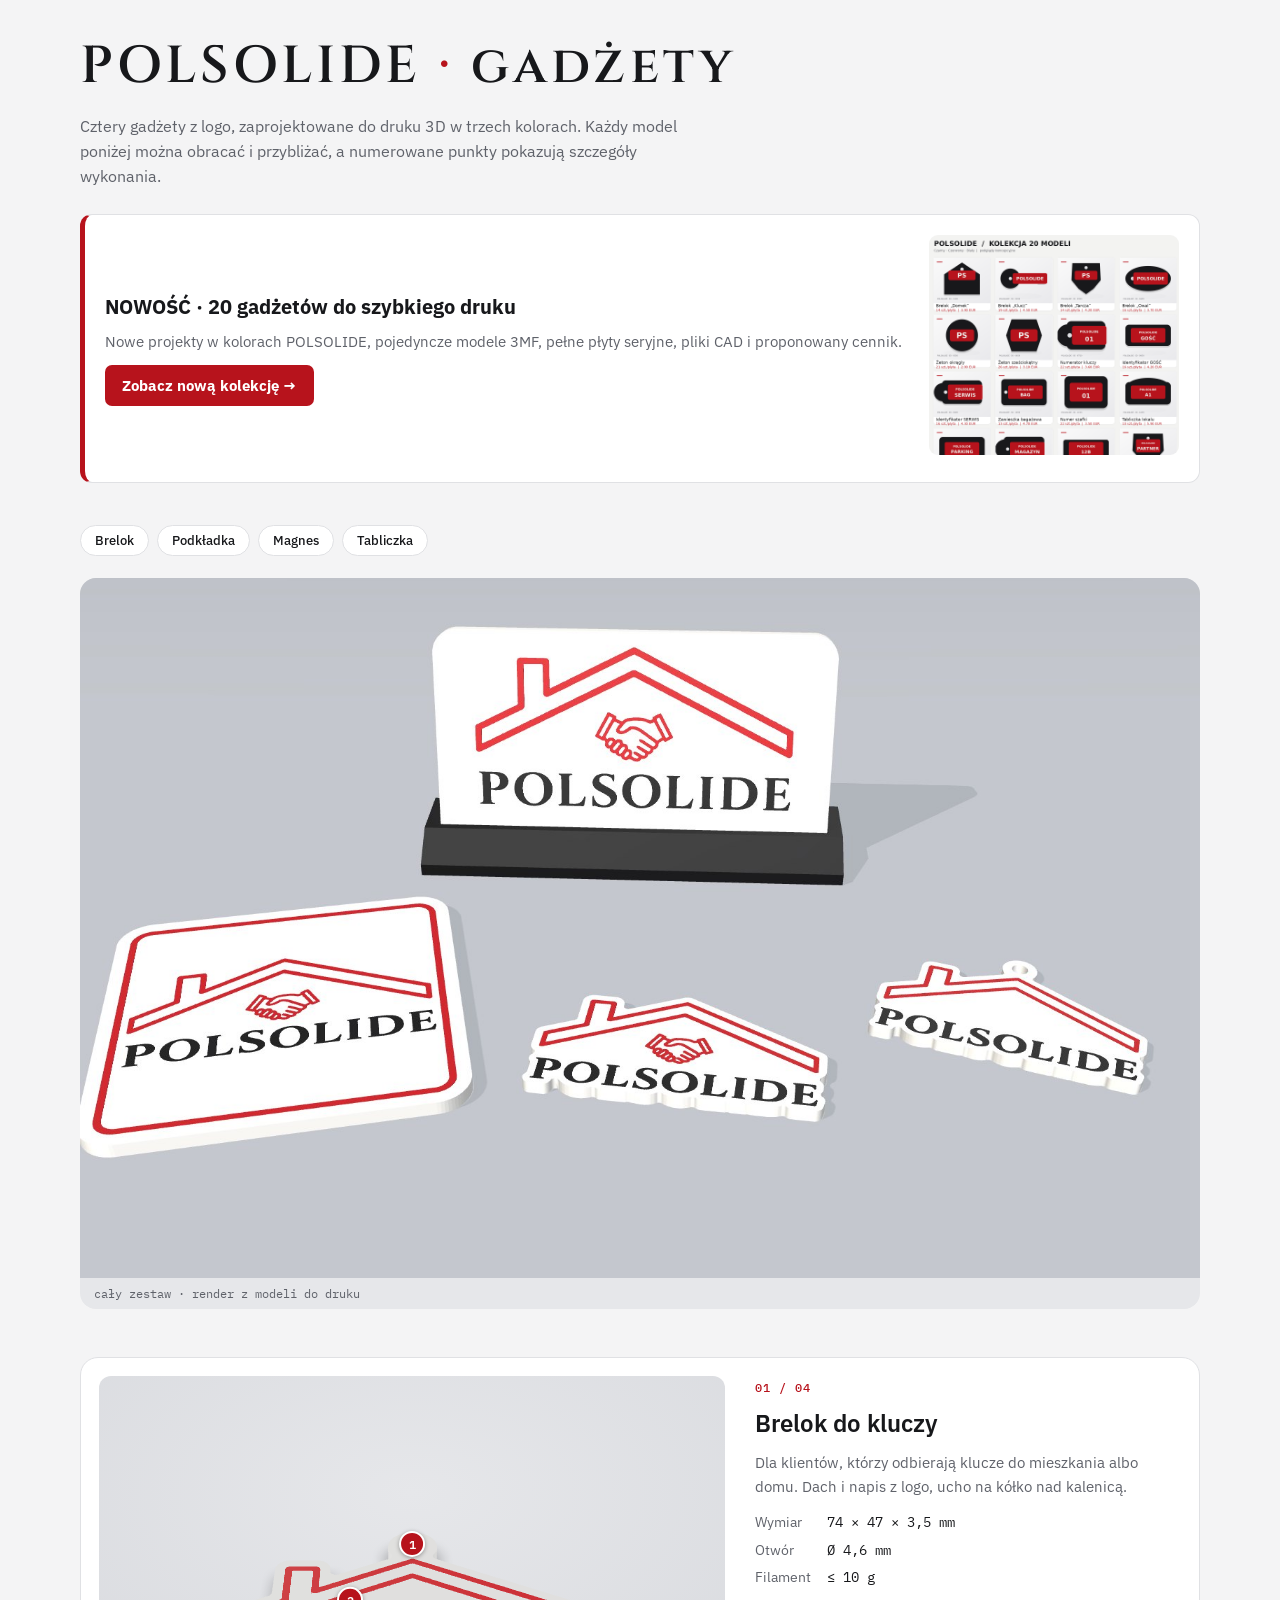
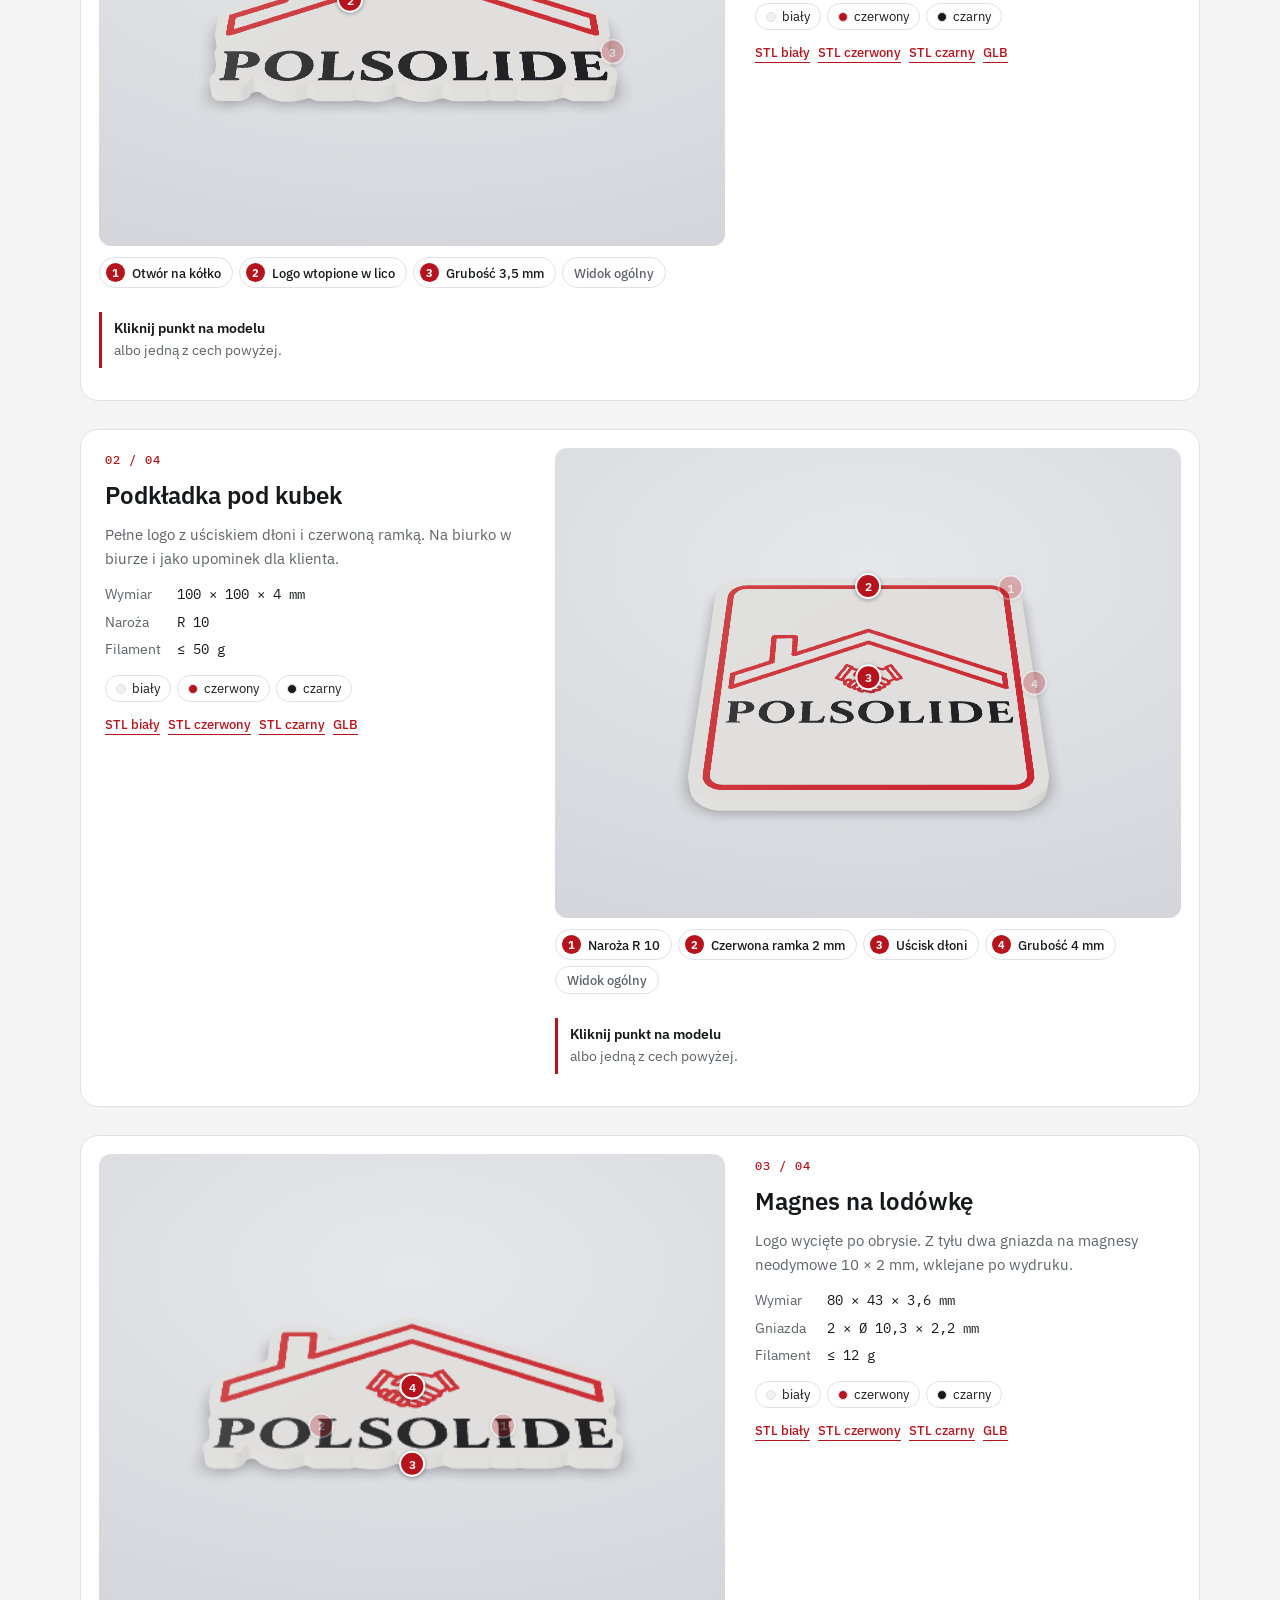
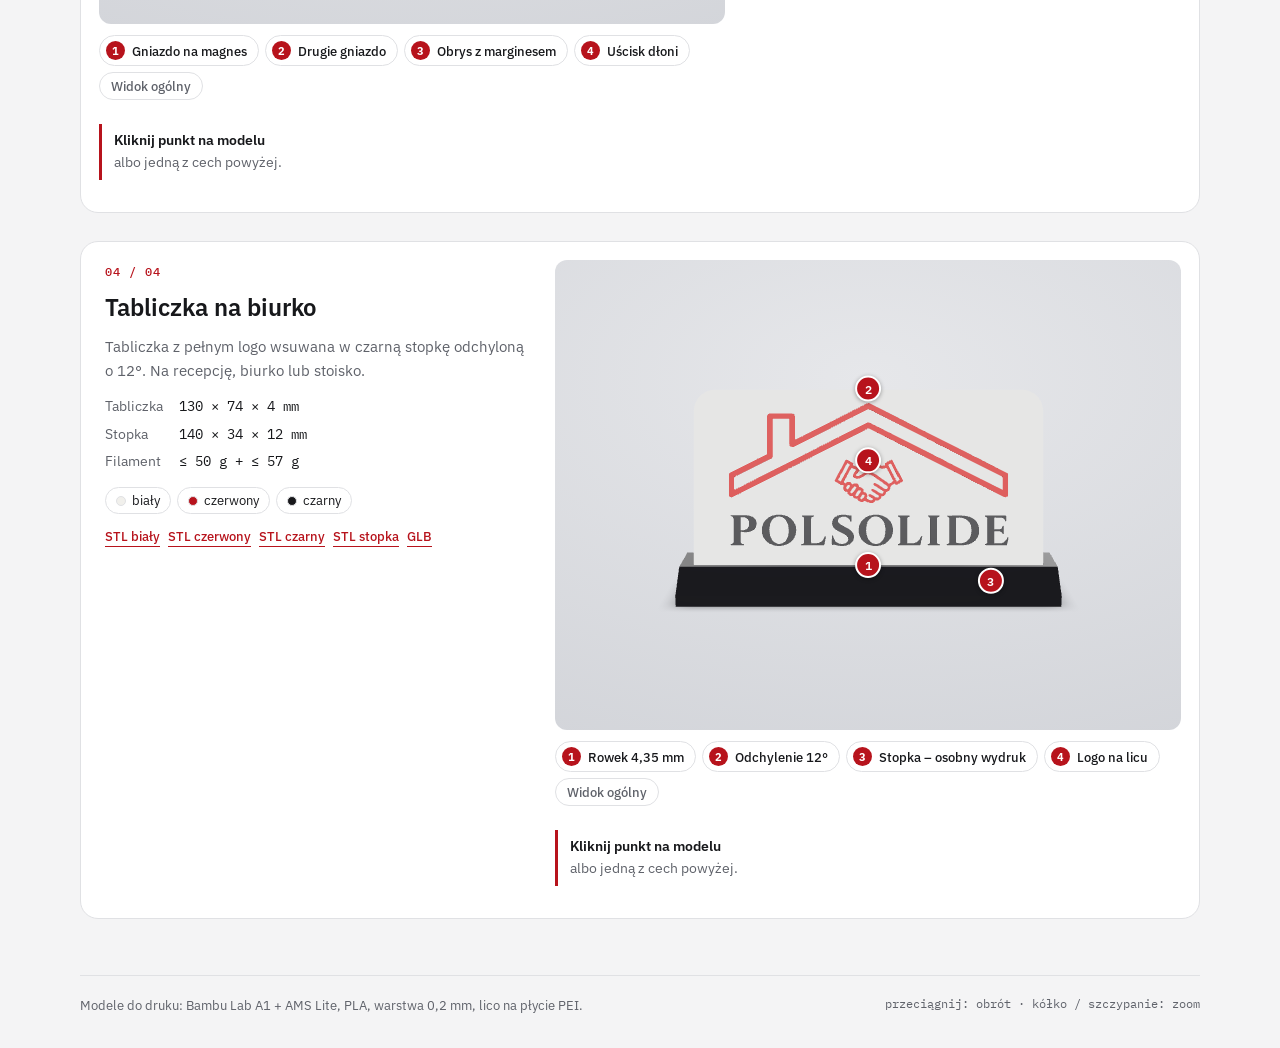
<file: index.html>
<!doctype html>
<html lang="pl">
<head>
<meta charset="utf-8">
<meta name="viewport" content="width=device-width, initial-scale=1, viewport-fit=cover">
<title>Gadżety POLSOLIDE</title>
<meta name="description" content="Gadżety z logo POLSOLIDE w 3D: brelok, podkładka, magnes i tabliczka na biurko – modele do druku 3D.">
<link rel="preconnect" href="https://fonts.googleapis.com">
<link rel="preconnect" href="https://fonts.gstatic.com" crossorigin>
<link rel="stylesheet" href="https://fonts.googleapis.com/css2?family=Cinzel:wght@600&family=IBM+Plex+Sans:wght@400;500;600&family=IBM+Plex+Mono:wght@400;500&display=swap">
<script type="module" src="lib/model-viewer.min.js"></script>
<style>
/* Układ: nagłówek z renderem całego zestawu, potem gadżety jeden pod drugim – model 3D obok opisu */
:root{
  --bg:#f4f4f5; --panel:#ffffff; --ink:#17181b; --muted:#5f626a; --line:#e0e1e4;
  --brand:#b7131c; --stage:#e6e7ea; --stage-2:#d2d4d9;
  --f-display:"Cinzel","Trajan Pro",Georgia,serif;
  --f-body:"IBM Plex Sans",system-ui,-apple-system,"Segoe UI",sans-serif;
  --f-mono:"IBM Plex Mono",ui-monospace,Consolas,monospace;
  color-scheme:light;
}
@media (prefers-color-scheme:dark){:root{
  --bg:#131417; --panel:#1b1c20; --ink:#ececee; --muted:#9b9ea6; --line:#2d2f35;
  --brand:#e2434c; --stage:#23252a; --stage-2:#1a1b1f; color-scheme:dark}}
*{box-sizing:border-box}
html{scroll-behavior:smooth}
@media (prefers-reduced-motion:reduce){html{scroll-behavior:auto}}
body{margin:0;background:var(--bg);color:var(--ink);font:15px/1.55 var(--f-body);
  padding-left:max(16px,env(safe-area-inset-left,0px));padding-right:max(16px,env(safe-area-inset-right,0px))}
.wrap{max-width:1120px;margin:0 auto}
header{padding-block:40px 24px;display:grid;gap:22px}
.brand{font-family:var(--f-display);font-weight:600;letter-spacing:.08em;font-size:clamp(30px,5vw,52px);line-height:1;margin:0}
.brand span{color:var(--brand)}
.lead{margin:0;max-width:64ch;color:var(--muted);font-size:16px}
nav{display:flex;flex-wrap:wrap;gap:8px}
nav a{font:500 13px var(--f-body);color:var(--ink);text-decoration:none;border:1px solid var(--line);background:var(--panel);border-radius:999px;padding:6px 14px}
nav a:hover,nav a:focus-visible{border-color:var(--brand);color:var(--brand);outline:none}
.hero{margin:0;border-radius:16px;overflow:hidden;background:var(--stage)}
.hero img{display:block;width:100%;height:auto}
.hero figcaption{font:12px var(--f-mono);color:var(--muted);padding:8px 14px}
main{display:flex;flex-direction:column;gap:28px;padding-block:24px 56px}
.item{display:grid;grid-template-columns:minmax(0,1.45fr) minmax(0,1fr);gap:24px;align-items:center;
  background:var(--panel);border:1px solid var(--line);border-radius:18px;padding:18px;scroll-margin-top:16px}
.item:nth-child(even){grid-template-columns:minmax(0,1fr) minmax(0,1.45fr)}
.item:nth-child(even) .view{order:2}
@media (max-width:820px){.item,.item:nth-child(even){grid-template-columns:minmax(0,1fr)}.item:nth-child(even) .view{order:0}}
model-viewer{display:block;width:100%;height:auto;aspect-ratio:4/3;max-width:100%;border-radius:12px;
  background:radial-gradient(120% 90% at 50% 25%,var(--stage),var(--stage-2));
  --poster-color:transparent;--progress-bar-color:var(--brand)}
.text{display:flex;flex-direction:column;gap:14px;min-width:0;padding:4px 6px}
.no{font:500 12px var(--f-mono);color:var(--brand);letter-spacing:.08em}
h2{margin:0;font-size:24px;font-weight:600;line-height:1.2;text-wrap:balance}
.text p{margin:0;color:var(--muted)}
dl{display:grid;grid-template-columns:auto 1fr;gap:6px 16px;margin:0;font-size:14px}
dt{color:var(--muted)}
dd{margin:0;font-family:var(--f-mono);font-variant-numeric:tabular-nums}
.chips{display:flex;gap:6px;flex-wrap:wrap}
.chip{display:inline-flex;align-items:center;gap:6px;font-size:12.5px;border:1px solid var(--line);border-radius:999px;padding:3px 10px}
.chip i{width:10px;height:10px;border-radius:50%;border:1px solid var(--line)}
.dl{display:flex;flex-wrap:wrap;gap:8px}
.dl a{font:500 13px var(--f-body);color:var(--brand);text-decoration:none;border-bottom:1px solid currentColor;padding-bottom:1px}
.dl a:focus-visible{outline:2px solid var(--brand);outline-offset:3px}
.hint{font:12px var(--f-mono);color:var(--muted)}
footer{border-top:1px solid var(--line);padding-block:20px 32px;color:var(--muted);font-size:13px;display:flex;flex-wrap:wrap;gap:8px 24px;justify-content:space-between}

/* makieta: hotspoty */
.item{align-items:start}
.hs{all:unset;box-sizing:border-box;width:26px;height:26px;border-radius:50%;background:var(--brand);color:#fff;
  border:2px solid #fff;box-shadow:0 1px 4px rgba(0,0,0,.35);display:grid;place-items:center;cursor:pointer;
  font:600 12px var(--f-body);position:relative;transition:opacity .2s,transform .2s}
.hs:not([data-visible]){opacity:.28}
.hs:hover,.hs:focus-visible,.hs.on{transform:scale(1.15)}
.hs:focus-visible{outline:2px solid var(--ink);outline-offset:2px}
.hs .lbl{position:absolute;left:32px;top:50%;transform:translateY(-50%);white-space:nowrap;background:var(--panel);color:var(--ink);
  border:1px solid var(--line);border-radius:8px;padding:3px 9px;font:500 12px var(--f-body);box-shadow:0 2px 8px rgba(0,0,0,.12);
  opacity:0;pointer-events:none;transition:opacity .15s}
.hs.on .lbl,.hs:hover .lbl{opacity:1}
.feat{display:flex;flex-direction:column;gap:10px;margin-top:12px}
.feat-list{display:flex;flex-wrap:wrap;gap:6px}
.feat-list button{font:500 12.5px var(--f-body);color:var(--ink);background:var(--panel);border:1px solid var(--line);border-radius:999px;
  padding:5px 11px 5px 6px;cursor:pointer;display:inline-flex;align-items:center;gap:7px}
.feat-list button b{width:19px;height:19px;border-radius:50%;background:var(--brand);color:#fff;display:grid;place-items:center;font-size:11px}
.feat-list button[aria-pressed="true"]{border-color:var(--brand);color:var(--brand)}
.feat-list button.reset{padding-left:11px;color:var(--muted)}
.feat-list button:focus-visible{outline:2px solid var(--brand);outline-offset:2px}
.feat-box{border-left:3px solid var(--brand);padding:6px 12px;min-height:3.2em;font-size:14px}
.feat-box b{display:block;font-weight:600}
.feat-box span{color:var(--muted)}
</style>
</head>
<body>
<div class="wrap">
  <header>
    <h1 class="brand">POLSOLIDE <span>·</span> gadżety</h1>
    <p class="lead">Cztery gadżety z logo, zaprojektowane do druku 3D w trzech kolorach. Każdy model poniżej można obracać i przybliżać, a numerowane punkty pokazują szczegóły wykonania.</p>
    <section aria-label="Nowa kolekcja 20 gadżetów" style="display:flex;align-items:center;gap:20px;flex-wrap:wrap;background:var(--panel);border:1px solid var(--line);border-left:5px solid var(--brand);border-radius:12px;padding:20px;margin:4px 0 20px">
      <div style="flex:1;min-width:240px">
        <strong style="font-size:20px">NOWOŚĆ · 20 gadżetów do szybkiego druku</strong>
        <p style="color:var(--muted);margin:8px 0 12px">Nowe projekty w kolorach POLSOLIDE, pojedyncze modele 3MF, pełne płyty seryjne, pliki CAD i proponowany cennik.</p>
        <a href="kolekcja-20-serie8h/" style="display:inline-block;background:var(--brand);color:#fff;text-decoration:none;padding:9px 17px;border-radius:7px;font-weight:700">Zobacz nową kolekcję →</a>
      </div>
      <a href="kolekcja-20-serie8h/" style="display:block;flex:0 1 250px"><img src="kolekcja-20-serie8h/KATALOG_20_PODGLAD.png" loading="lazy" width="250" alt="Podgląd 20 nowych modeli POLSOLIDE" style="width:100%;height:auto;max-height:220px;object-fit:cover;object-position:top;border-radius:9px"></a>
    </section>
    <nav aria-label="Gadżety">
      <a href="#brelok">Brelok</a><a href="#podkladka">Podkładka</a><a href="#magnes">Magnes</a><a href="#tabliczka">Tabliczka</a>
    </nav>
    <figure class="hero">
      <img src="img/hero.jpg" width="1600" height="1000" alt="Cały zestaw: tabliczka w stopce, podkładka, magnes i brelok z logo POLSOLIDE">
      <figcaption>cały zestaw · render z modeli do druku</figcaption>
    </figure>
  </header>

  <main>
    <section class="item" id="brelok">
      <div class="view">
        <model-viewer src="models/brelok.glb" alt="Brelok do kluczy z logo POLSOLIDE w 3D"
          camera-controls auto-rotate auto-rotate-delay="0" rotation-per-second="18deg" touch-action="pan-y"
          camera-orbit="0deg 50deg auto" shadow-intensity="1" shadow-softness="0.8" exposure="1" tone-mapping="neutral" environment-image="neutral" field-of-view="22deg" loading="lazy" interpolation-decay="120" min-camera-orbit="auto auto 40mm" max-camera-orbit="auto 165deg auto">
          <button class="hs" slot="hotspot-1" data-i="0" data-visibility-attribute="visible" data-position="0.00000m 0.00390m -0.01875m" data-normal="0.0000 1.0000 0.0000" data-target="0.00000m 0.00350m -0.01875m" data-orbit="0deg 25deg 192mm" aria-label="1. Otwór na kółko">1<span class="lbl">Otwór na kółko</span></button>
          <button class="hs" slot="hotspot-2" data-i="1" data-visibility-attribute="visible" data-position="-0.01200m 0.00390m -0.00079m" data-normal="0.0000 1.0000 0.0000" data-target="-0.01200m 0.00350m -0.00079m" data-orbit="-20deg 40deg 176mm" aria-label="2. Logo wtopione w lico">2<span class="lbl">Logo wtopione w lico</span></button>
          <button class="hs" slot="hotspot-3" data-i="2" data-visibility-attribute="visible" data-position="0.03740m 0.00175m 0.01181m" data-normal="1.0000 0.0000 0.0000" data-target="0.03700m 0.00175m 0.01181m" data-orbit="80deg 80deg 176mm" aria-label="3. Grubość 3,5 mm">3<span class="lbl">Grubość 3,5 mm</span></button>
        </model-viewer>
        <div class="feat" data-texts='[{&quot;t&quot;: &quot;Otwór na kółko&quot;, &quot;d&quot;: &quot;Ø 4,6 mm – na kółko 25 mm albo karabińczyk.&quot;}, {&quot;t&quot;: &quot;Logo wtopione w lico&quot;, &quot;d&quot;: &quot;Dach i napis są wtopione na 0,6 mm (3 warstwy). Lico drukuje się na płycie PEI, więc jest płaskie i nie da się go zdrapać.&quot;}, {&quot;t&quot;: &quot;Grubość 3,5 mm&quot;, &quot;d&quot;: &quot;Sztywny, a nadal lekki brelok – ok. 10 g.&quot;}]'>
          <div class="feat-list"><button type="button" data-i="0" aria-pressed="false"><b>1</b>Otwór na kółko</button><button type="button" data-i="1" aria-pressed="false"><b>2</b>Logo wtopione w lico</button><button type="button" data-i="2" aria-pressed="false"><b>3</b>Grubość 3,5 mm</button><button type="button" class="reset">Widok ogólny</button></div>
          <p class="feat-box" aria-live="polite"><b>Kliknij punkt na modelu</b><span>albo jedną z cech powyżej.</span></p>
        </div>
      </div>
      <div class="text">
        <span class="no">01 / 04</span>
        <h2>Brelok do kluczy</h2>
        <p>Dla klientów, którzy odbierają klucze do mieszkania albo domu. Dach i napis z logo, ucho na kółko nad kalenicą.</p>
        <dl><dt>Wymiar</dt><dd>74 × 47 × 3,5 mm</dd><dt>Otwór</dt><dd>Ø 4,6 mm</dd><dt>Filament</dt><dd>≤ 10 g</dd></dl>
        <div class="chips"><span class="chip"><i style="background:#f1f0ec"></i>biały</span><span class="chip"><i style="background:#b7131c"></i>czerwony</span><span class="chip"><i style="background:#18181b"></i>czarny</span></div>
        <div class="dl"><a href="stl/01_brelok_bialy.stl">STL biały</a><a href="stl/01_brelok_czerwony.stl">STL czerwony</a><a href="stl/01_brelok_czarny.stl">STL czarny</a><a href="models/brelok.glb">GLB</a></div>
      </div>
    </section>

    <section class="item" id="podkladka">
      <div class="view">
        <model-viewer src="models/podkladka.glb" alt="Podkładka pod kubek z logo POLSOLIDE w 3D"
          camera-controls auto-rotate auto-rotate-delay="0" rotation-per-second="18deg" touch-action="pan-y"
          camera-orbit="0deg 48deg auto" shadow-intensity="1" shadow-softness="0.8" exposure="1" tone-mapping="neutral" environment-image="neutral" field-of-view="22deg" loading="lazy" interpolation-decay="120" min-camera-orbit="auto auto 40mm" max-camera-orbit="auto 165deg auto">
          <button class="hs" slot="hotspot-1" data-i="0" data-visibility-attribute="visible" data-position="0.04735m 0.00200m -0.04735m" data-normal="0.7071 0.0000 -0.7071" data-target="0.04707m 0.00200m -0.04707m" data-orbit="45deg 75deg 240mm" aria-label="1. Naroża R 10">1<span class="lbl">Naroża R 10</span></button>
          <button class="hs" slot="hotspot-2" data-i="1" data-visibility-attribute="visible" data-position="0.00000m 0.00440m -0.04500m" data-normal="0.0000 1.0000 0.0000" data-target="0.00000m 0.00400m -0.04500m" data-orbit="0deg 35deg 240mm" aria-label="2. Czerwona ramka 2 mm">2<span class="lbl">Czerwona ramka 2 mm</span></button>
          <button class="hs" slot="hotspot-3" data-i="2" data-visibility-attribute="visible" data-position="0.00008m 0.00440m 0.00013m" data-normal="0.0000 1.0000 0.0000" data-target="0.00008m 0.00400m 0.00013m" data-orbit="0deg 20deg 144mm" aria-label="3. Uścisk dłoni">3<span class="lbl">Uścisk dłoni</span></button>
          <button class="hs" slot="hotspot-4" data-i="3" data-visibility-attribute="visible" data-position="0.05040m 0.00200m 0.00000m" data-normal="1.0000 0.0000 0.0000" data-target="0.05000m 0.00200m 0.00000m" data-orbit="90deg 80deg 256mm" aria-label="4. Grubość 4 mm">4<span class="lbl">Grubość 4 mm</span></button>
        </model-viewer>
        <div class="feat" data-texts='[{&quot;t&quot;: &quot;Naroża R 10&quot;, &quot;d&quot;: &quot;Zaokrąglone naroża – podkładka nie ma ostrych rogów i nie zahacza o rękaw.&quot;}, {&quot;t&quot;: &quot;Czerwona ramka 2 mm&quot;, &quot;d&quot;: &quot;Ramka 4 mm od krawędzi, w kolorze dachu z logo.&quot;}, {&quot;t&quot;: &quot;Uścisk dłoni&quot;, &quot;d&quot;: &quot;Detal z logo. Cienkie linie pogrubione do 0,85 mm, żeby dysza 0,4 mm je wydrukowała.&quot;}, {&quot;t&quot;: &quot;Grubość 4 mm&quot;, &quot;d&quot;: &quot;Na spód można nakleić filcowe kropki albo korek.&quot;}]'>
          <div class="feat-list"><button type="button" data-i="0" aria-pressed="false"><b>1</b>Naroża R 10</button><button type="button" data-i="1" aria-pressed="false"><b>2</b>Czerwona ramka 2 mm</button><button type="button" data-i="2" aria-pressed="false"><b>3</b>Uścisk dłoni</button><button type="button" data-i="3" aria-pressed="false"><b>4</b>Grubość 4 mm</button><button type="button" class="reset">Widok ogólny</button></div>
          <p class="feat-box" aria-live="polite"><b>Kliknij punkt na modelu</b><span>albo jedną z cech powyżej.</span></p>
        </div>
      </div>
      <div class="text">
        <span class="no">02 / 04</span>
        <h2>Podkładka pod kubek</h2>
        <p>Pełne logo z uściskiem dłoni i czerwoną ramką. Na biurko w biurze i jako upominek dla klienta.</p>
        <dl><dt>Wymiar</dt><dd>100 × 100 × 4 mm</dd><dt>Naroża</dt><dd>R 10</dd><dt>Filament</dt><dd>≤ 50 g</dd></dl>
        <div class="chips"><span class="chip"><i style="background:#f1f0ec"></i>biały</span><span class="chip"><i style="background:#b7131c"></i>czerwony</span><span class="chip"><i style="background:#18181b"></i>czarny</span></div>
        <div class="dl"><a href="stl/02_podkladka_bialy.stl">STL biały</a><a href="stl/02_podkladka_czerwony.stl">STL czerwony</a><a href="stl/02_podkladka_czarny.stl">STL czarny</a><a href="models/podkladka.glb">GLB</a></div>
      </div>
    </section>

    <section class="item" id="magnes">
      <div class="view">
        <model-viewer src="models/magnes.glb" alt="Magnes na lodówkę z logo POLSOLIDE w 3D"
          camera-controls auto-rotate auto-rotate-delay="0" rotation-per-second="18deg" touch-action="pan-y"
          camera-orbit="0deg 50deg auto" shadow-intensity="1" shadow-softness="0.8" exposure="1" tone-mapping="neutral" environment-image="neutral" field-of-view="22deg" loading="lazy" interpolation-decay="120" min-camera-orbit="auto auto 40mm" max-camera-orbit="auto 165deg auto">
          <button class="hs" slot="hotspot-1" data-i="0" data-visibility-attribute="visible" data-position="0.01800m -0.00040m 0.00865m" data-normal="0.0000 -1.0000 0.0000" data-target="0.01800m -0.00000m 0.00865m" data-orbit="180deg 150deg 208mm" aria-label="1. Gniazdo na magnes">1<span class="lbl">Gniazdo na magnes</span></button>
          <button class="hs" slot="hotspot-2" data-i="1" data-visibility-attribute="visible" data-position="-0.01800m -0.00040m 0.00865m" data-normal="0.0000 -1.0000 0.0000" data-target="-0.01800m -0.00000m 0.00865m" data-orbit="180deg 150deg 208mm" aria-label="2. Drugie gniazdo">2<span class="lbl">Drugie gniazdo</span></button>
          <button class="hs" slot="hotspot-3" data-i="2" data-visibility-attribute="visible" data-position="0.00000m 0.00180m 0.02198m" data-normal="0.0000 0.0000 1.0000" data-target="0.00000m 0.00180m 0.02158m" data-orbit="0deg 80deg 208mm" aria-label="3. Obrys z marginesem">3<span class="lbl">Obrys z marginesem</span></button>
          <button class="hs" slot="hotspot-4" data-i="3" data-visibility-attribute="visible" data-position="0.00007m 0.00400m 0.00192m" data-normal="0.0000 1.0000 0.0000" data-target="0.00007m 0.00360m 0.00192m" data-orbit="0deg 25deg 144mm" aria-label="4. Uścisk dłoni">4<span class="lbl">Uścisk dłoni</span></button>
        </model-viewer>
        <div class="feat" data-texts='[{&quot;t&quot;: &quot;Gniazdo na magnes&quot;, &quot;d&quot;: &quot;Ø 10,3 × 2,2 mm z tyłu, na magnes neodymowy 10 × 2 mm wklejany kroplą kleju CA.&quot;}, {&quot;t&quot;: &quot;Drugie gniazdo&quot;, &quot;d&quot;: &quot;Oba magnesy wklej tą samą stroną, inaczej magnes będzie się obracał na lodówce.&quot;}, {&quot;t&quot;: &quot;Obrys z marginesem&quot;, &quot;d&quot;: &quot;Kształt wycięty po obrysie logo z marginesem ok. 2 mm – bez cienkich, łamliwych wypustek.&quot;}, {&quot;t&quot;: &quot;Uścisk dłoni&quot;, &quot;d&quot;: &quot;Detal z logo w kolorze dachu.&quot;}]'>
          <div class="feat-list"><button type="button" data-i="0" aria-pressed="false"><b>1</b>Gniazdo na magnes</button><button type="button" data-i="1" aria-pressed="false"><b>2</b>Drugie gniazdo</button><button type="button" data-i="2" aria-pressed="false"><b>3</b>Obrys z marginesem</button><button type="button" data-i="3" aria-pressed="false"><b>4</b>Uścisk dłoni</button><button type="button" class="reset">Widok ogólny</button></div>
          <p class="feat-box" aria-live="polite"><b>Kliknij punkt na modelu</b><span>albo jedną z cech powyżej.</span></p>
        </div>
      </div>
      <div class="text">
        <span class="no">03 / 04</span>
        <h2>Magnes na lodówkę</h2>
        <p>Logo wycięte po obrysie. Z tyłu dwa gniazda na magnesy neodymowe 10 × 2 mm, wklejane po wydruku.</p>
        <dl><dt>Wymiar</dt><dd>80 × 43 × 3,6 mm</dd><dt>Gniazda</dt><dd>2 × Ø 10,3 × 2,2 mm</dd><dt>Filament</dt><dd>≤ 12 g</dd></dl>
        <div class="chips"><span class="chip"><i style="background:#f1f0ec"></i>biały</span><span class="chip"><i style="background:#b7131c"></i>czerwony</span><span class="chip"><i style="background:#18181b"></i>czarny</span></div>
        <div class="dl"><a href="stl/03_magnes_bialy.stl">STL biały</a><a href="stl/03_magnes_czerwony.stl">STL czerwony</a><a href="stl/03_magnes_czarny.stl">STL czarny</a><a href="models/magnes.glb">GLB</a></div>
      </div>
    </section>

    <section class="item" id="tabliczka">
      <div class="view">
        <model-viewer src="models/tabliczka.glb" alt="Tabliczka na biurko z logo POLSOLIDE w czarnej stopce w 3D"
          camera-controls auto-rotate auto-rotate-delay="0" rotation-per-second="18deg" touch-action="pan-y"
          camera-orbit="0deg 78deg auto" shadow-intensity="1" shadow-softness="0.8" exposure="1" tone-mapping="neutral" environment-image="neutral" field-of-view="22deg" loading="lazy" interpolation-decay="120" min-camera-orbit="auto auto 40mm" max-camera-orbit="auto 165deg auto">
          <button class="hs" slot="hotspot-1" data-i="0" data-visibility-attribute="visible" data-position="0.00000m 0.01208m 0.00418m" data-normal="0.0000 0.2079 0.9781" data-target="0.00000m 0.01200m 0.00379m" data-orbit="20deg 70deg 224mm" aria-label="1. Rowek 4,35 mm">1<span class="lbl">Rowek 4,35 mm</span></button>
          <button class="hs" slot="hotspot-2" data-i="1" data-visibility-attribute="visible" data-position="0.00000m 0.07619m -0.01016m" data-normal="0.0000 0.9800 0.2000" data-target="0.00000m 0.07580m -0.01024m" data-orbit="90deg 85deg 416mm" aria-label="2. Odchylenie 12°">2<span class="lbl">Odchylenie 12°</span></button>
          <button class="hs" slot="hotspot-3" data-i="2" data-visibility-attribute="visible" data-position="0.04500m 0.00824m 0.01182m" data-normal="0.0000 0.5880 0.8090" data-target="0.04500m 0.00800m 0.01150m" data-orbit="25deg 75deg 320mm" aria-label="3. Stopka – osobny wydruk">3<span class="lbl">Stopka – osobny wydruk</span></button>
          <button class="hs" slot="hotspot-4" data-i="3" data-visibility-attribute="visible" data-position="0.00000m 0.05008m -0.00440m" data-normal="0.0000 0.2079 0.9781" data-target="0.00000m 0.05000m -0.00479m" data-orbit="0deg 80deg 352mm" aria-label="4. Logo na licu">4<span class="lbl">Logo na licu</span></button>
        </model-viewer>
        <div class="feat" data-texts='[{&quot;t&quot;: &quot;Rowek 4,35 mm&quot;, &quot;d&quot;: &quot;Tabliczka 4 mm wchodzi w rowek na 9 mm z luzem 0,35 mm – trzyma się bez kleju.&quot;}, {&quot;t&quot;: &quot;Odchylenie 12°&quot;, &quot;d&quot;: &quot;Tabliczka stoi lekko odchylona do tyłu, więc logo dobrze widać z krzesła.&quot;}, {&quot;t&quot;: &quot;Stopka – osobny wydruk&quot;, &quot;d&quot;: &quot;140 × 34 × 12 mm, jednym kolorem bez AMS. Ścięty przód, żeby stopka nie wyglądała jak cegła.&quot;}, {&quot;t&quot;: &quot;Logo na licu&quot;, &quot;d&quot;: &quot;Pełne logo, przesunięte wyżej, żeby rowek stopki nie zasłaniał napisu.&quot;}]'>
          <div class="feat-list"><button type="button" data-i="0" aria-pressed="false"><b>1</b>Rowek 4,35 mm</button><button type="button" data-i="1" aria-pressed="false"><b>2</b>Odchylenie 12°</button><button type="button" data-i="2" aria-pressed="false"><b>3</b>Stopka – osobny wydruk</button><button type="button" data-i="3" aria-pressed="false"><b>4</b>Logo na licu</button><button type="button" class="reset">Widok ogólny</button></div>
          <p class="feat-box" aria-live="polite"><b>Kliknij punkt na modelu</b><span>albo jedną z cech powyżej.</span></p>
        </div>
      </div>
      <div class="text">
        <span class="no">04 / 04</span>
        <h2>Tabliczka na biurko</h2>
        <p>Tabliczka z pełnym logo wsuwana w czarną stopkę odchyloną o 12°. Na recepcję, biurko lub stoisko.</p>
        <dl><dt>Tabliczka</dt><dd>130 × 74 × 4 mm</dd><dt>Stopka</dt><dd>140 × 34 × 12 mm</dd><dt>Filament</dt><dd>≤ 50 g + ≤ 57 g</dd></dl>
        <div class="chips"><span class="chip"><i style="background:#f1f0ec"></i>biały</span><span class="chip"><i style="background:#b7131c"></i>czerwony</span><span class="chip"><i style="background:#18181b"></i>czarny</span></div>
        <div class="dl"><a href="stl/04_tabliczka_bialy.stl">STL biały</a><a href="stl/04_tabliczka_czerwony.stl">STL czerwony</a><a href="stl/04_tabliczka_czarny.stl">STL czarny</a><a href="stl/04_tabliczka_stopka_czarny.stl">STL stopka</a><a href="models/tabliczka.glb">GLB</a></div>
      </div>
    </section>
  </main>

  <footer>
    <span>Modele do druku: Bambu Lab A1 + AMS Lite, PLA, warstwa 0,2 mm, lico na płycie PEI.</span>
    <span class="hint">przeciągnij: obrót · kółko / szczypanie: zoom</span>
  </footer>
</div>

<script>
document.querySelectorAll(".view").forEach(view => {
  const mv = view.querySelector("model-viewer");
  const feat = view.querySelector(".feat");
  if (!mv || !feat) return;
  const texts = JSON.parse(feat.dataset.texts);
  const box = feat.querySelector(".feat-box");
  const hs = [...mv.querySelectorAll(".hs")];
  const fb = [...feat.querySelectorAll(".feat-list button[data-i]")];
  const home = { orbit: mv.getAttribute("camera-orbit"), shadow: mv.getAttribute("shadow-intensity") };
  function select(i) {
    const h = hs[i];
    mv.autoRotate = false;
    mv.cameraTarget = h.dataset.target;
    mv.cameraOrbit = h.dataset.orbit;
    const fromBelow = parseFloat(h.dataset.normal.split(" ")[1]) < -0.5;
    mv.shadowIntensity = fromBelow ? 0 : home.shadow;
    hs.forEach((x, j) => x.classList.toggle("on", j === i));
    fb.forEach((x, j) => x.setAttribute("aria-pressed", String(j === i)));
    box.innerHTML = "";
    const b = document.createElement("b"); b.textContent = (i + 1) + ". " + texts[i].t;
    const sp = document.createElement("span"); sp.textContent = texts[i].d;
    box.append(b, sp);
  }
  function reset() {
    mv.cameraTarget = "auto auto auto";
    mv.cameraOrbit = home.orbit;
    mv.shadowIntensity = home.shadow;
    mv.autoRotate = !matchMedia("(prefers-reduced-motion: reduce)").matches;
    hs.forEach(x => x.classList.remove("on"));
    fb.forEach(x => x.setAttribute("aria-pressed", "false"));
    box.innerHTML = "<b>Kliknij punkt na modelu</b><span>albo jedną z cech powyżej.</span>";
  }
  hs.forEach((h, i) => h.addEventListener("click", e => { e.stopPropagation(); select(i); }));
  fb.forEach((b, i) => b.addEventListener("click", () => select(i)));
  feat.querySelector(".reset").addEventListener("click", reset);
  if (matchMedia("(prefers-reduced-motion: reduce)").matches) mv.autoRotate = false;
});
</script>
</body>
</html>
</file>
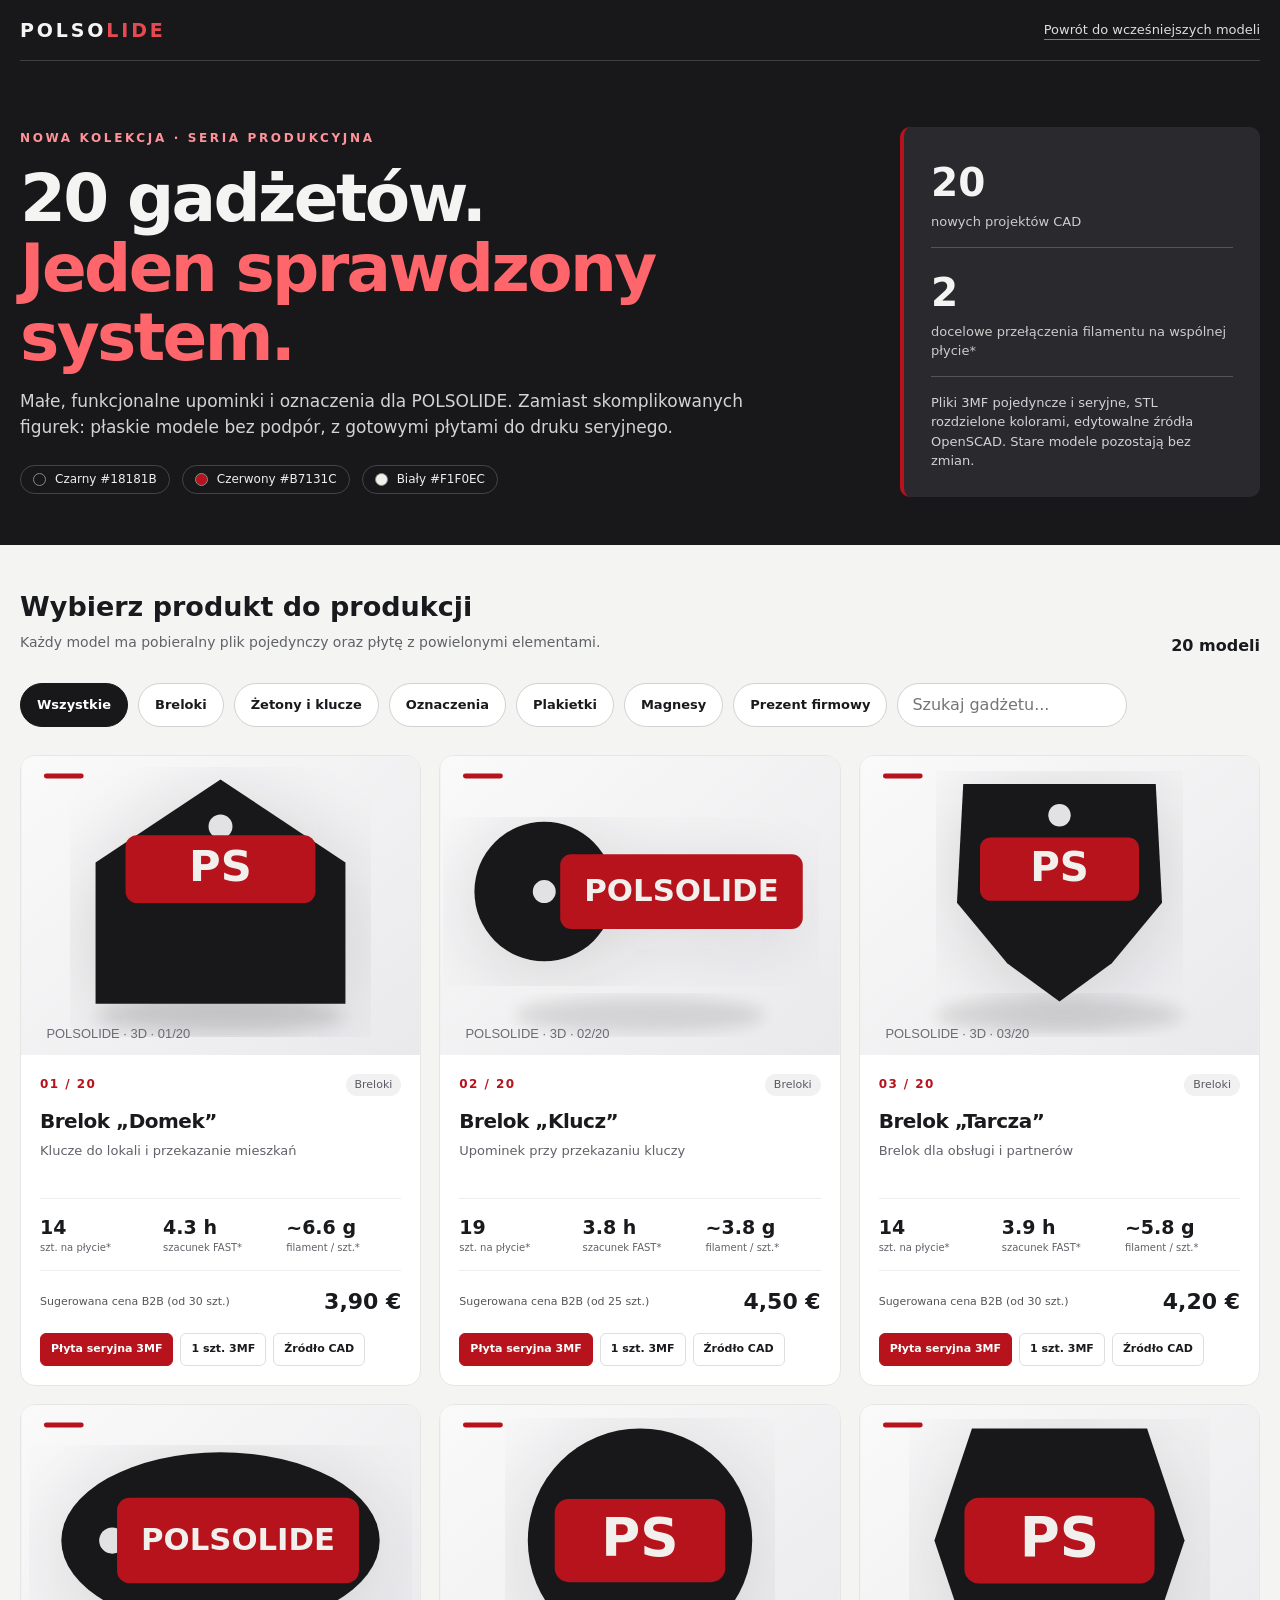
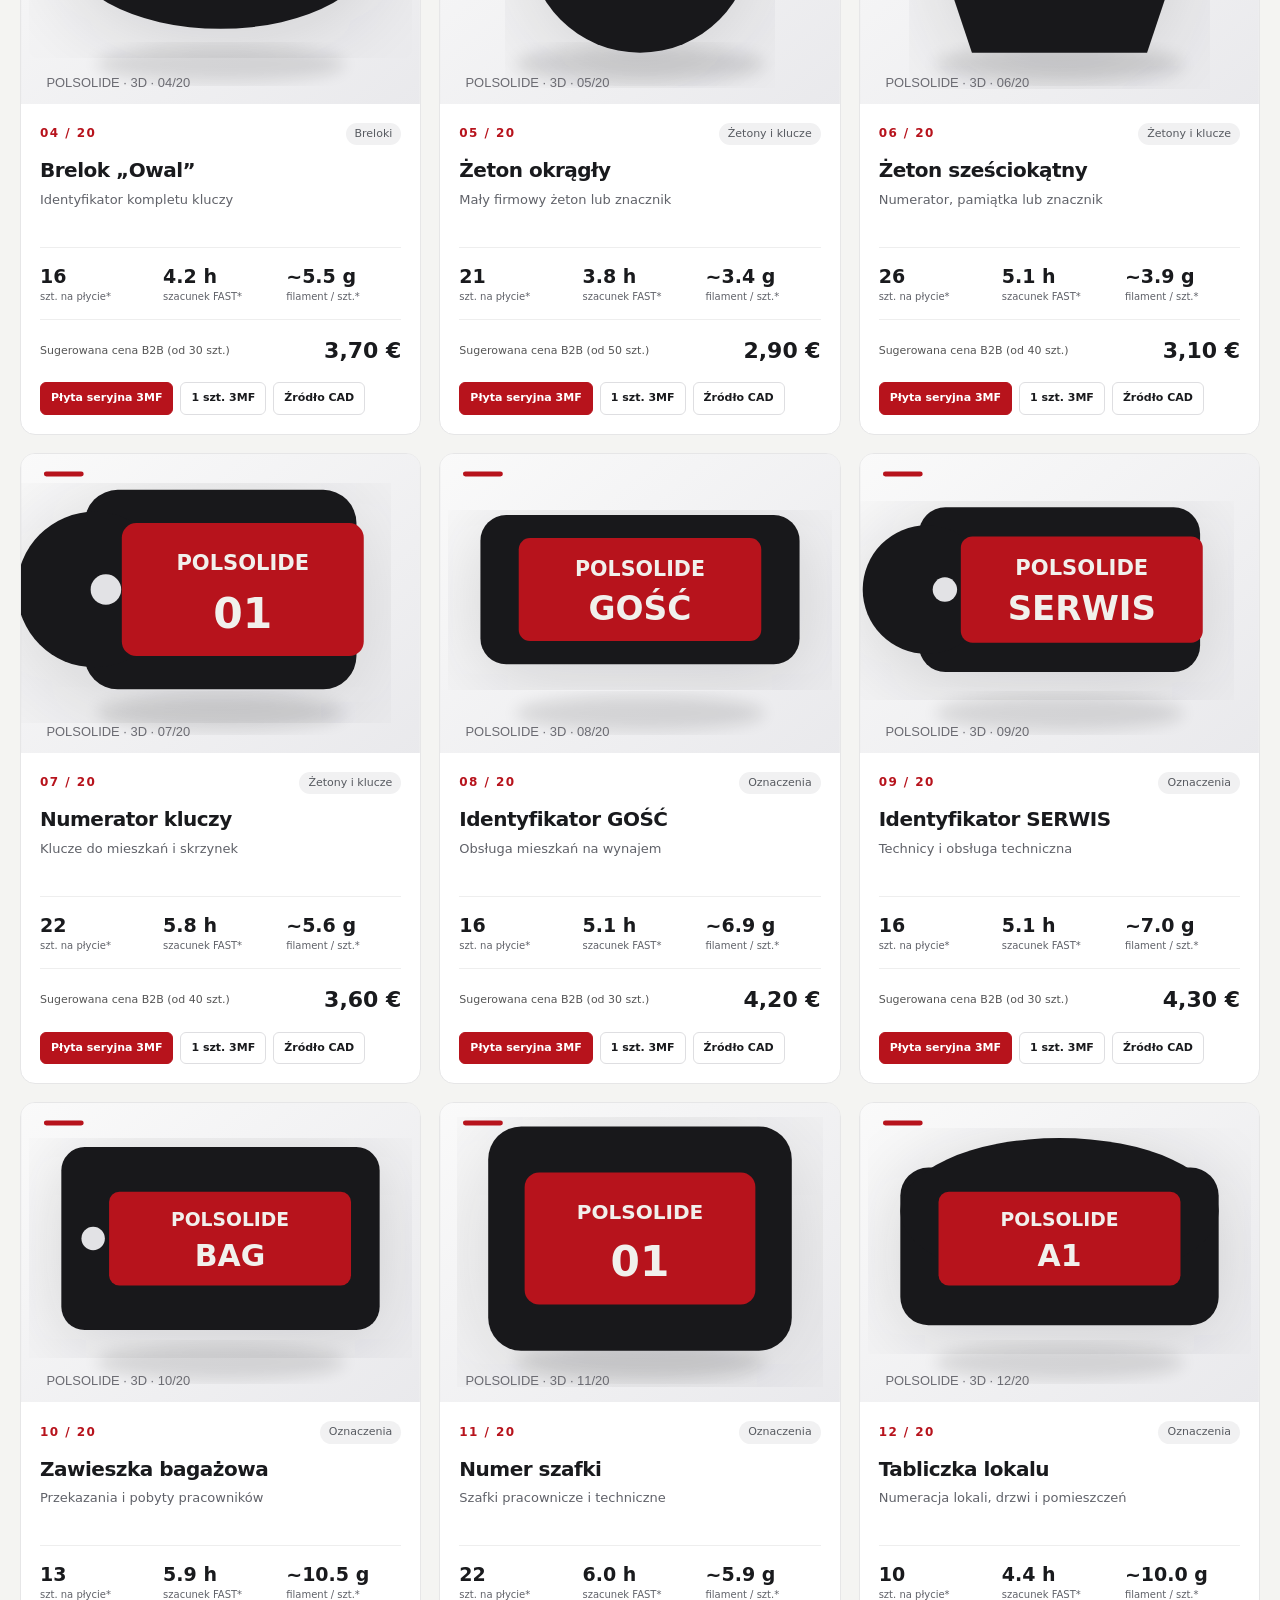
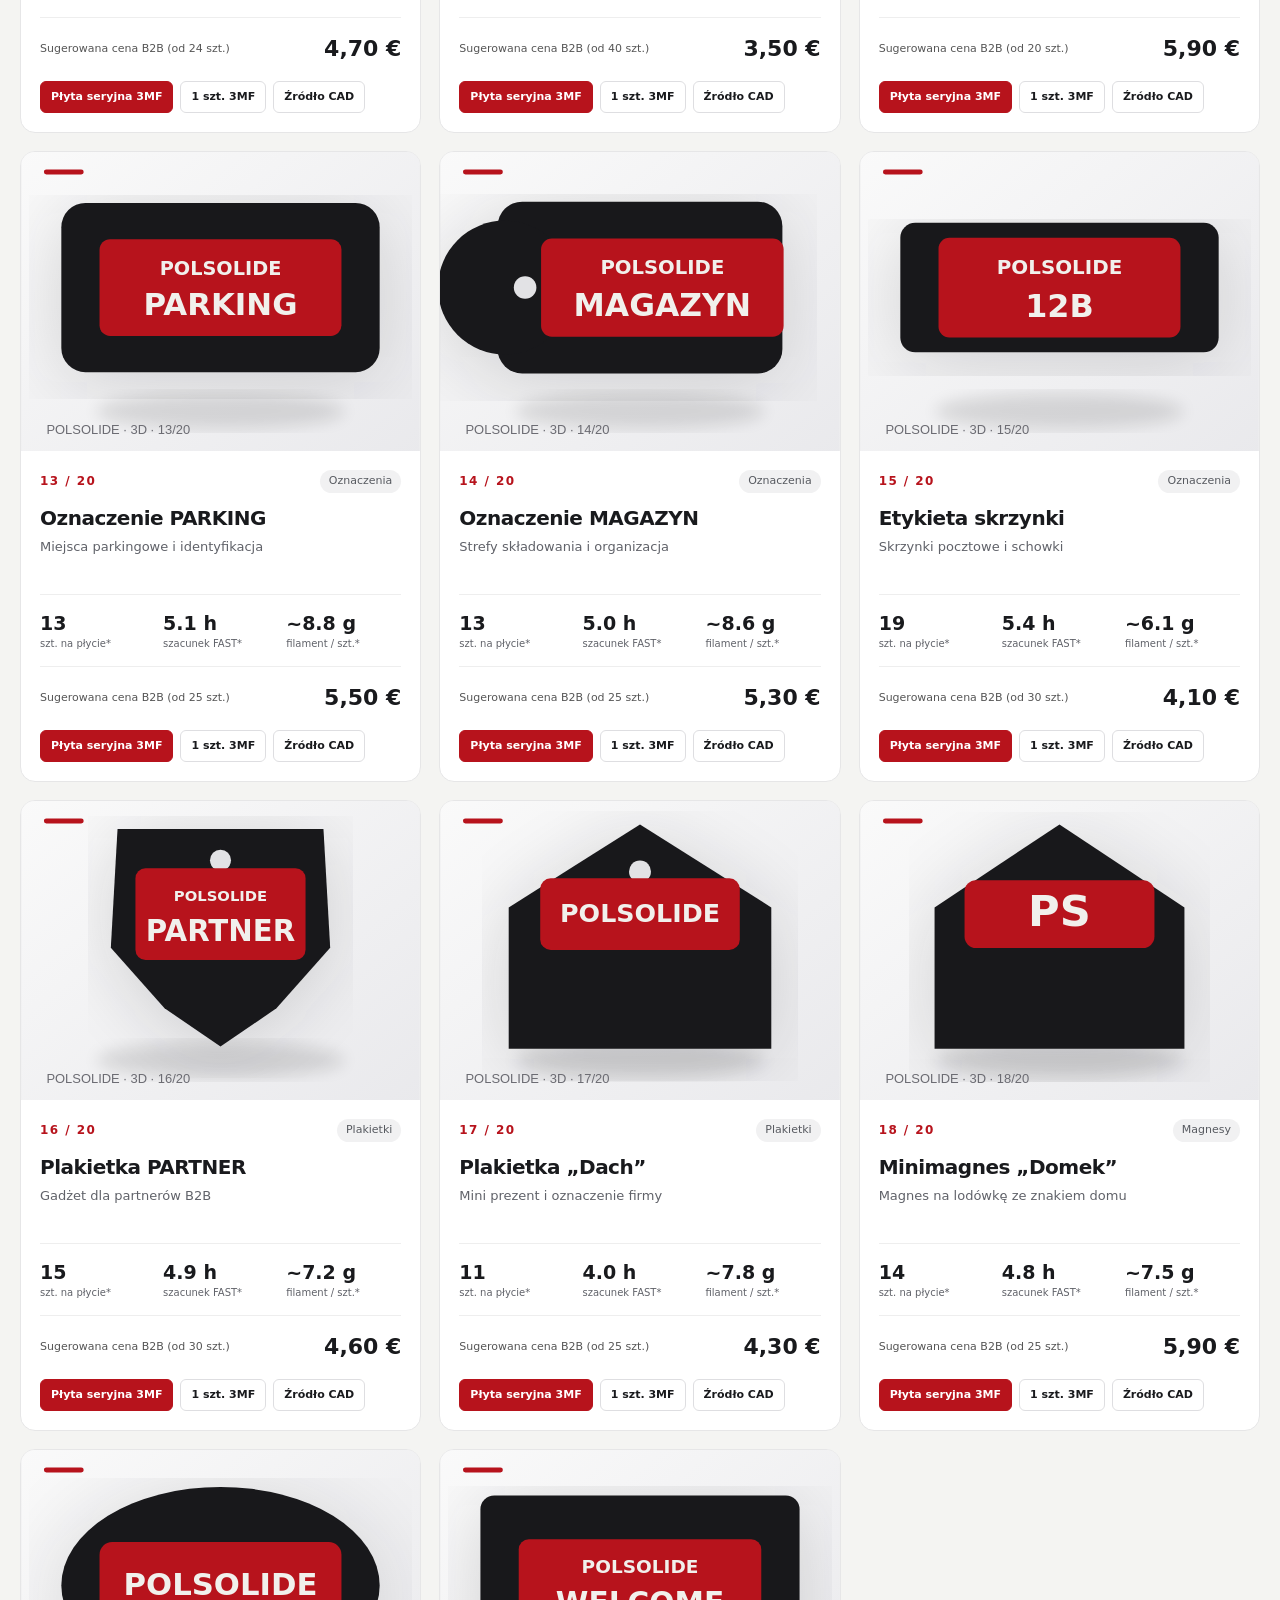
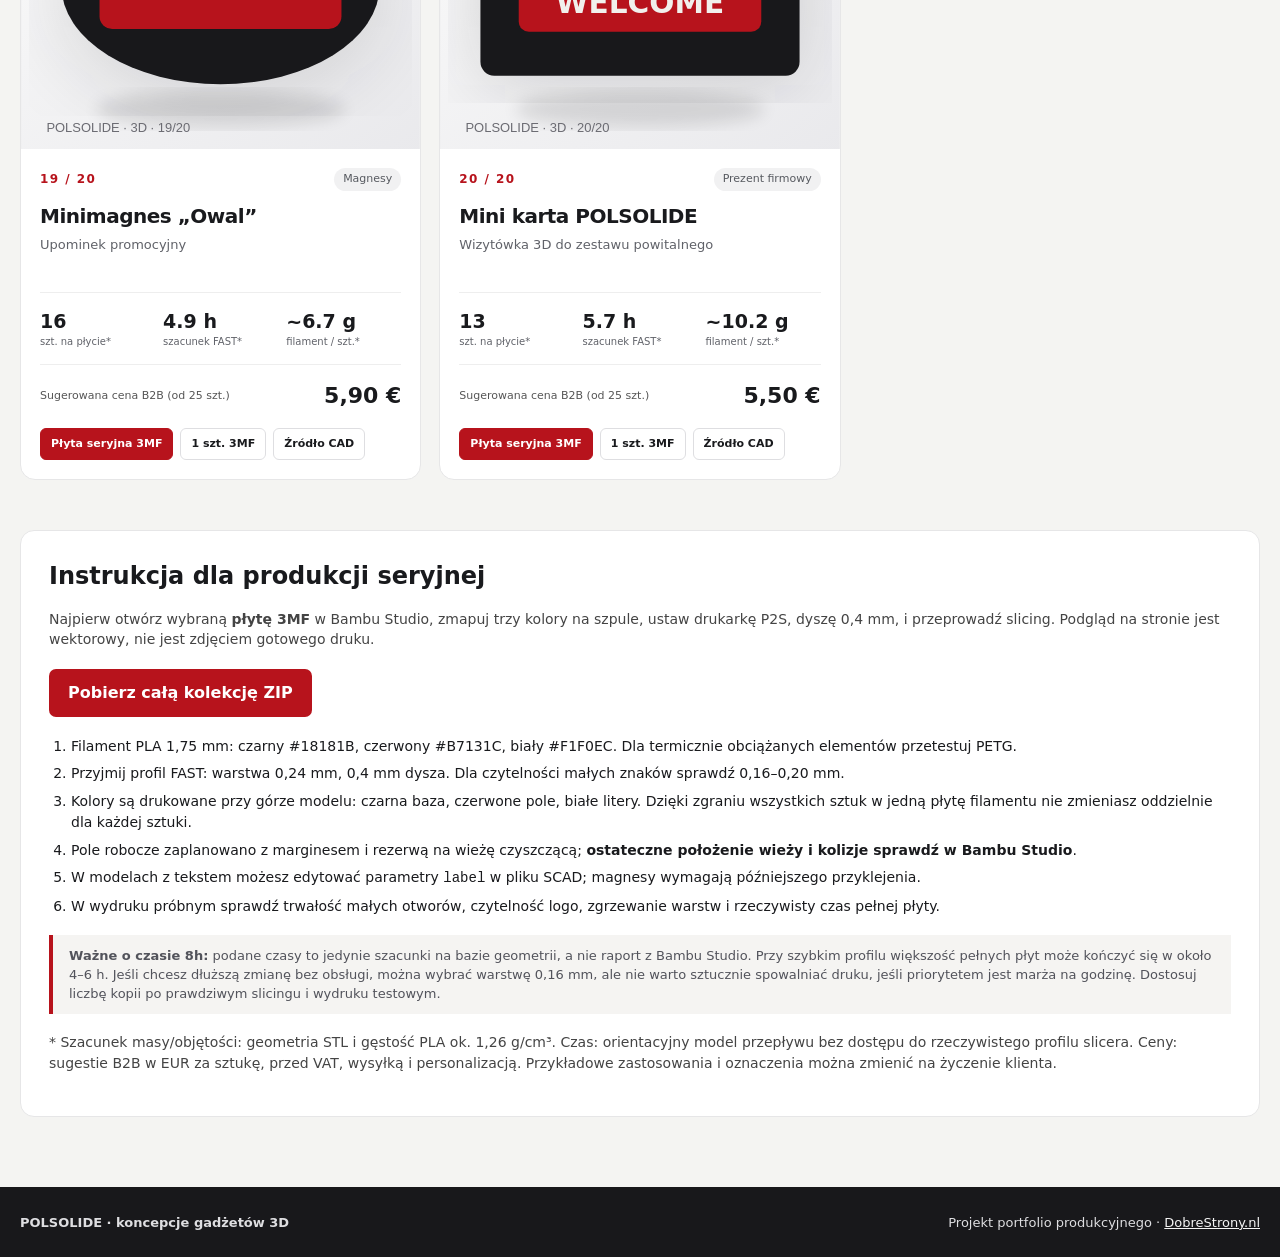
<file: kolekcja-20-serie8h/index.html>
<!doctype html><html lang="pl"><head><meta charset="utf-8"><meta name="viewport" content="width=device-width,initial-scale=1"><title>POLSOLIDE | 20 gadżetów 3D do produkcji seryjnej</title><meta name="description" content="20 koncepcji szybkich gadżetów POLSOLIDE w barwach czarny, czerwony i biały, z plikami 3MF i CAD do pobrania."><link rel="stylesheet" href="style.css"></head><body>
<header><div class="wrap"><div class="topbar"><div class="wordmark">POLSO<i>LIDE</i></div><a href="../">Powrót do wcześniejszych modeli</a></div><div class="hero"><div><div class="eyebrow">NOWA KOLEKCJA · SERIA PRODUKCYJNA</div><h1>20 gadżetów.<br><span>Jeden sprawdzony system.</span></h1><p>Małe, funkcjonalne upominki i oznaczenia dla POLSOLIDE. Zamiast skomplikowanych figurek: płaskie modele bez podpór, z gotowymi płytami do druku seryjnego.</p><div class="swatches"><span><i style="background:#18181b"></i>Czarny #18181B</span><span><i style="background:#B7131C"></i>Czerwony #B7131C</span><span><i style="background:#F1F0EC"></i>Biały #F1F0EC</span></div></div><aside class="intro-panel"><strong>20</strong><small>nowych projektów CAD</small><hr><strong>2</strong><small>docelowe przełączenia filamentu na wspólnej płycie*</small><hr><p>Pliki 3MF pojedyncze i seryjne, STL rozdzielone kolorami, edytowalne źródła OpenSCAD. Stare modele pozostają bez zmian.</p></aside></div></div></header>
<main class="wrap"><div class="title-row"><div><h2>Wybierz produkt do produkcji</h2><p>Każdy model ma pobieralny plik pojedynczy oraz płytę z powielonymi elementami.</p></div><strong id="count">20 modeli</strong></div><div class="tools"><button class="filter" data-filter="Wszystkie" aria-pressed="true">Wszystkie</button><button class="filter" data-filter="Breloki" aria-pressed="false">Breloki</button><button class="filter" data-filter="Żetony i klucze" aria-pressed="false">Żetony i klucze</button><button class="filter" data-filter="Oznaczenia" aria-pressed="false">Oznaczenia</button><button class="filter" data-filter="Plakietki" aria-pressed="false">Plakietki</button><button class="filter" data-filter="Magnesy" aria-pressed="false">Magnesy</button><button class="filter" data-filter="Prezent firmowy" aria-pressed="false">Prezent firmowy</button><input class="search" id="search" type="search" aria-label="Szukaj produktu" placeholder="Szukaj gadżetu..."></div><section class="cards"><article class="item" data-category="Breloki" data-name="brelok „domek” klucze do lokali i przekazanie mieszkań">
    <a class="preview" href="previews/01_brelok-domek.svg" aria-label="Powiększ podgląd: Brelok „Domek”"><img src="previews/01_brelok-domek.svg" loading="lazy" alt="Widok gadżetu Brelok „Domek” w barwach POLSOLIDE"></a>
    <div class="item-body"><div class="tag-row"><span class="serial">01 / 20</span><span class="group">Breloki</span></div>
    <h3>Brelok „Domek”</h3><p class="purpose">Klucze do lokali i przekazanie mieszkań</p>
    <div class="stat-row"><div><b>14</b><small>szt. na płycie*</small></div><div><b>4.3 h</b><small>szacunek FAST*</small></div><div><b>~6.6 g</b><small>filament / szt.*</small></div></div>
    <div class="price"><span>Sugerowana cena B2B (od 30 szt.)</span><strong>3,90 €</strong></div>
    <div class="links"><a class="primary" href="3mf/01_brelok-domek_plyta.3mf" download>Płyta seryjna 3MF</a><a href="3mf/01_brelok-domek.3mf" download>1 szt. 3MF</a><a href="src/01_brelok-domek.scad" download>Źródło CAD</a></div>
    </div></article><article class="item" data-category="Breloki" data-name="brelok „klucz” upominek przy przekazaniu kluczy">
    <a class="preview" href="previews/02_brelok-klucz.svg" aria-label="Powiększ podgląd: Brelok „Klucz”"><img src="previews/02_brelok-klucz.svg" loading="lazy" alt="Widok gadżetu Brelok „Klucz” w barwach POLSOLIDE"></a>
    <div class="item-body"><div class="tag-row"><span class="serial">02 / 20</span><span class="group">Breloki</span></div>
    <h3>Brelok „Klucz”</h3><p class="purpose">Upominek przy przekazaniu kluczy</p>
    <div class="stat-row"><div><b>19</b><small>szt. na płycie*</small></div><div><b>3.8 h</b><small>szacunek FAST*</small></div><div><b>~3.8 g</b><small>filament / szt.*</small></div></div>
    <div class="price"><span>Sugerowana cena B2B (od 25 szt.)</span><strong>4,50 €</strong></div>
    <div class="links"><a class="primary" href="3mf/02_brelok-klucz_plyta.3mf" download>Płyta seryjna 3MF</a><a href="3mf/02_brelok-klucz.3mf" download>1 szt. 3MF</a><a href="src/02_brelok-klucz.scad" download>Źródło CAD</a></div>
    </div></article><article class="item" data-category="Breloki" data-name="brelok „tarcza” brelok dla obsługi i partnerów">
    <a class="preview" href="previews/03_brelok-tarcza.svg" aria-label="Powiększ podgląd: Brelok „Tarcza”"><img src="previews/03_brelok-tarcza.svg" loading="lazy" alt="Widok gadżetu Brelok „Tarcza” w barwach POLSOLIDE"></a>
    <div class="item-body"><div class="tag-row"><span class="serial">03 / 20</span><span class="group">Breloki</span></div>
    <h3>Brelok „Tarcza”</h3><p class="purpose">Brelok dla obsługi i partnerów</p>
    <div class="stat-row"><div><b>14</b><small>szt. na płycie*</small></div><div><b>3.9 h</b><small>szacunek FAST*</small></div><div><b>~5.8 g</b><small>filament / szt.*</small></div></div>
    <div class="price"><span>Sugerowana cena B2B (od 30 szt.)</span><strong>4,20 €</strong></div>
    <div class="links"><a class="primary" href="3mf/03_brelok-tarcza_plyta.3mf" download>Płyta seryjna 3MF</a><a href="3mf/03_brelok-tarcza.3mf" download>1 szt. 3MF</a><a href="src/03_brelok-tarcza.scad" download>Źródło CAD</a></div>
    </div></article><article class="item" data-category="Breloki" data-name="brelok „owal” identyfikator kompletu kluczy">
    <a class="preview" href="previews/04_brelok-owal.svg" aria-label="Powiększ podgląd: Brelok „Owal”"><img src="previews/04_brelok-owal.svg" loading="lazy" alt="Widok gadżetu Brelok „Owal” w barwach POLSOLIDE"></a>
    <div class="item-body"><div class="tag-row"><span class="serial">04 / 20</span><span class="group">Breloki</span></div>
    <h3>Brelok „Owal”</h3><p class="purpose">Identyfikator kompletu kluczy</p>
    <div class="stat-row"><div><b>16</b><small>szt. na płycie*</small></div><div><b>4.2 h</b><small>szacunek FAST*</small></div><div><b>~5.5 g</b><small>filament / szt.*</small></div></div>
    <div class="price"><span>Sugerowana cena B2B (od 30 szt.)</span><strong>3,70 €</strong></div>
    <div class="links"><a class="primary" href="3mf/04_brelok-owal_plyta.3mf" download>Płyta seryjna 3MF</a><a href="3mf/04_brelok-owal.3mf" download>1 szt. 3MF</a><a href="src/04_brelok-owal.scad" download>Źródło CAD</a></div>
    </div></article><article class="item" data-category="Żetony i klucze" data-name="żeton okrągły mały firmowy żeton lub znacznik">
    <a class="preview" href="previews/05_zeton-okragly.svg" aria-label="Powiększ podgląd: Żeton okrągły"><img src="previews/05_zeton-okragly.svg" loading="lazy" alt="Widok gadżetu Żeton okrągły w barwach POLSOLIDE"></a>
    <div class="item-body"><div class="tag-row"><span class="serial">05 / 20</span><span class="group">Żetony i klucze</span></div>
    <h3>Żeton okrągły</h3><p class="purpose">Mały firmowy żeton lub znacznik</p>
    <div class="stat-row"><div><b>21</b><small>szt. na płycie*</small></div><div><b>3.8 h</b><small>szacunek FAST*</small></div><div><b>~3.4 g</b><small>filament / szt.*</small></div></div>
    <div class="price"><span>Sugerowana cena B2B (od 50 szt.)</span><strong>2,90 €</strong></div>
    <div class="links"><a class="primary" href="3mf/05_zeton-okragly_plyta.3mf" download>Płyta seryjna 3MF</a><a href="3mf/05_zeton-okragly.3mf" download>1 szt. 3MF</a><a href="src/05_zeton-okragly.scad" download>Źródło CAD</a></div>
    </div></article><article class="item" data-category="Żetony i klucze" data-name="żeton sześciokątny numerator, pamiątka lub znacznik">
    <a class="preview" href="previews/06_zeton-szesciokat.svg" aria-label="Powiększ podgląd: Żeton sześciokątny"><img src="previews/06_zeton-szesciokat.svg" loading="lazy" alt="Widok gadżetu Żeton sześciokątny w barwach POLSOLIDE"></a>
    <div class="item-body"><div class="tag-row"><span class="serial">06 / 20</span><span class="group">Żetony i klucze</span></div>
    <h3>Żeton sześciokątny</h3><p class="purpose">Numerator, pamiątka lub znacznik</p>
    <div class="stat-row"><div><b>26</b><small>szt. na płycie*</small></div><div><b>5.1 h</b><small>szacunek FAST*</small></div><div><b>~3.9 g</b><small>filament / szt.*</small></div></div>
    <div class="price"><span>Sugerowana cena B2B (od 40 szt.)</span><strong>3,10 €</strong></div>
    <div class="links"><a class="primary" href="3mf/06_zeton-szesciokat_plyta.3mf" download>Płyta seryjna 3MF</a><a href="3mf/06_zeton-szesciokat.3mf" download>1 szt. 3MF</a><a href="src/06_zeton-szesciokat.scad" download>Źródło CAD</a></div>
    </div></article><article class="item" data-category="Żetony i klucze" data-name="numerator kluczy klucze do mieszkań i skrzynek">
    <a class="preview" href="previews/07_numer-kluczy.svg" aria-label="Powiększ podgląd: Numerator kluczy"><img src="previews/07_numer-kluczy.svg" loading="lazy" alt="Widok gadżetu Numerator kluczy w barwach POLSOLIDE"></a>
    <div class="item-body"><div class="tag-row"><span class="serial">07 / 20</span><span class="group">Żetony i klucze</span></div>
    <h3>Numerator kluczy</h3><p class="purpose">Klucze do mieszkań i skrzynek</p>
    <div class="stat-row"><div><b>22</b><small>szt. na płycie*</small></div><div><b>5.8 h</b><small>szacunek FAST*</small></div><div><b>~5.6 g</b><small>filament / szt.*</small></div></div>
    <div class="price"><span>Sugerowana cena B2B (od 40 szt.)</span><strong>3,60 €</strong></div>
    <div class="links"><a class="primary" href="3mf/07_numer-kluczy_plyta.3mf" download>Płyta seryjna 3MF</a><a href="3mf/07_numer-kluczy.3mf" download>1 szt. 3MF</a><a href="src/07_numer-kluczy.scad" download>Źródło CAD</a></div>
    </div></article><article class="item" data-category="Oznaczenia" data-name="identyfikator gość obsługa mieszkań na wynajem">
    <a class="preview" href="previews/08_identyfikator-gosc.svg" aria-label="Powiększ podgląd: Identyfikator GOŚĆ"><img src="previews/08_identyfikator-gosc.svg" loading="lazy" alt="Widok gadżetu Identyfikator GOŚĆ w barwach POLSOLIDE"></a>
    <div class="item-body"><div class="tag-row"><span class="serial">08 / 20</span><span class="group">Oznaczenia</span></div>
    <h3>Identyfikator GOŚĆ</h3><p class="purpose">Obsługa mieszkań na wynajem</p>
    <div class="stat-row"><div><b>16</b><small>szt. na płycie*</small></div><div><b>5.1 h</b><small>szacunek FAST*</small></div><div><b>~6.9 g</b><small>filament / szt.*</small></div></div>
    <div class="price"><span>Sugerowana cena B2B (od 30 szt.)</span><strong>4,20 €</strong></div>
    <div class="links"><a class="primary" href="3mf/08_identyfikator-gosc_plyta.3mf" download>Płyta seryjna 3MF</a><a href="3mf/08_identyfikator-gosc.3mf" download>1 szt. 3MF</a><a href="src/08_identyfikator-gosc.scad" download>Źródło CAD</a></div>
    </div></article><article class="item" data-category="Oznaczenia" data-name="identyfikator serwis technicy i obsługa techniczna">
    <a class="preview" href="previews/09_identyfikator-serwis.svg" aria-label="Powiększ podgląd: Identyfikator SERWIS"><img src="previews/09_identyfikator-serwis.svg" loading="lazy" alt="Widok gadżetu Identyfikator SERWIS w barwach POLSOLIDE"></a>
    <div class="item-body"><div class="tag-row"><span class="serial">09 / 20</span><span class="group">Oznaczenia</span></div>
    <h3>Identyfikator SERWIS</h3><p class="purpose">Technicy i obsługa techniczna</p>
    <div class="stat-row"><div><b>16</b><small>szt. na płycie*</small></div><div><b>5.1 h</b><small>szacunek FAST*</small></div><div><b>~7.0 g</b><small>filament / szt.*</small></div></div>
    <div class="price"><span>Sugerowana cena B2B (od 30 szt.)</span><strong>4,30 €</strong></div>
    <div class="links"><a class="primary" href="3mf/09_identyfikator-serwis_plyta.3mf" download>Płyta seryjna 3MF</a><a href="3mf/09_identyfikator-serwis.3mf" download>1 szt. 3MF</a><a href="src/09_identyfikator-serwis.scad" download>Źródło CAD</a></div>
    </div></article><article class="item" data-category="Oznaczenia" data-name="zawieszka bagażowa przekazania i pobyty pracowników">
    <a class="preview" href="previews/10_zawieszka-bagaz.svg" aria-label="Powiększ podgląd: Zawieszka bagażowa"><img src="previews/10_zawieszka-bagaz.svg" loading="lazy" alt="Widok gadżetu Zawieszka bagażowa w barwach POLSOLIDE"></a>
    <div class="item-body"><div class="tag-row"><span class="serial">10 / 20</span><span class="group">Oznaczenia</span></div>
    <h3>Zawieszka bagażowa</h3><p class="purpose">Przekazania i pobyty pracowników</p>
    <div class="stat-row"><div><b>13</b><small>szt. na płycie*</small></div><div><b>5.9 h</b><small>szacunek FAST*</small></div><div><b>~10.5 g</b><small>filament / szt.*</small></div></div>
    <div class="price"><span>Sugerowana cena B2B (od 24 szt.)</span><strong>4,70 €</strong></div>
    <div class="links"><a class="primary" href="3mf/10_zawieszka-bagaz_plyta.3mf" download>Płyta seryjna 3MF</a><a href="3mf/10_zawieszka-bagaz.3mf" download>1 szt. 3MF</a><a href="src/10_zawieszka-bagaz.scad" download>Źródło CAD</a></div>
    </div></article><article class="item" data-category="Oznaczenia" data-name="numer szafki szafki pracownicze i techniczne">
    <a class="preview" href="previews/11_numer-szafki.svg" aria-label="Powiększ podgląd: Numer szafki"><img src="previews/11_numer-szafki.svg" loading="lazy" alt="Widok gadżetu Numer szafki w barwach POLSOLIDE"></a>
    <div class="item-body"><div class="tag-row"><span class="serial">11 / 20</span><span class="group">Oznaczenia</span></div>
    <h3>Numer szafki</h3><p class="purpose">Szafki pracownicze i techniczne</p>
    <div class="stat-row"><div><b>22</b><small>szt. na płycie*</small></div><div><b>6.0 h</b><small>szacunek FAST*</small></div><div><b>~5.9 g</b><small>filament / szt.*</small></div></div>
    <div class="price"><span>Sugerowana cena B2B (od 40 szt.)</span><strong>3,50 €</strong></div>
    <div class="links"><a class="primary" href="3mf/11_numer-szafki_plyta.3mf" download>Płyta seryjna 3MF</a><a href="3mf/11_numer-szafki.3mf" download>1 szt. 3MF</a><a href="src/11_numer-szafki.scad" download>Źródło CAD</a></div>
    </div></article><article class="item" data-category="Oznaczenia" data-name="tabliczka lokalu numeracja lokali, drzwi i pomieszczeń">
    <a class="preview" href="previews/12_tabliczka-lokalu.svg" aria-label="Powiększ podgląd: Tabliczka lokalu"><img src="previews/12_tabliczka-lokalu.svg" loading="lazy" alt="Widok gadżetu Tabliczka lokalu w barwach POLSOLIDE"></a>
    <div class="item-body"><div class="tag-row"><span class="serial">12 / 20</span><span class="group">Oznaczenia</span></div>
    <h3>Tabliczka lokalu</h3><p class="purpose">Numeracja lokali, drzwi i pomieszczeń</p>
    <div class="stat-row"><div><b>10</b><small>szt. na płycie*</small></div><div><b>4.4 h</b><small>szacunek FAST*</small></div><div><b>~10.0 g</b><small>filament / szt.*</small></div></div>
    <div class="price"><span>Sugerowana cena B2B (od 20 szt.)</span><strong>5,90 €</strong></div>
    <div class="links"><a class="primary" href="3mf/12_tabliczka-lokalu_plyta.3mf" download>Płyta seryjna 3MF</a><a href="3mf/12_tabliczka-lokalu.3mf" download>1 szt. 3MF</a><a href="src/12_tabliczka-lokalu.scad" download>Źródło CAD</a></div>
    </div></article><article class="item" data-category="Oznaczenia" data-name="oznaczenie parking miejsca parkingowe i identyfikacja">
    <a class="preview" href="previews/13_oznaczenie-parking.svg" aria-label="Powiększ podgląd: Oznaczenie PARKING"><img src="previews/13_oznaczenie-parking.svg" loading="lazy" alt="Widok gadżetu Oznaczenie PARKING w barwach POLSOLIDE"></a>
    <div class="item-body"><div class="tag-row"><span class="serial">13 / 20</span><span class="group">Oznaczenia</span></div>
    <h3>Oznaczenie PARKING</h3><p class="purpose">Miejsca parkingowe i identyfikacja</p>
    <div class="stat-row"><div><b>13</b><small>szt. na płycie*</small></div><div><b>5.1 h</b><small>szacunek FAST*</small></div><div><b>~8.8 g</b><small>filament / szt.*</small></div></div>
    <div class="price"><span>Sugerowana cena B2B (od 25 szt.)</span><strong>5,50 €</strong></div>
    <div class="links"><a class="primary" href="3mf/13_oznaczenie-parking_plyta.3mf" download>Płyta seryjna 3MF</a><a href="3mf/13_oznaczenie-parking.3mf" download>1 szt. 3MF</a><a href="src/13_oznaczenie-parking.scad" download>Źródło CAD</a></div>
    </div></article><article class="item" data-category="Oznaczenia" data-name="oznaczenie magazyn strefy składowania i organizacja">
    <a class="preview" href="previews/14_oznaczenie-magazyn.svg" aria-label="Powiększ podgląd: Oznaczenie MAGAZYN"><img src="previews/14_oznaczenie-magazyn.svg" loading="lazy" alt="Widok gadżetu Oznaczenie MAGAZYN w barwach POLSOLIDE"></a>
    <div class="item-body"><div class="tag-row"><span class="serial">14 / 20</span><span class="group">Oznaczenia</span></div>
    <h3>Oznaczenie MAGAZYN</h3><p class="purpose">Strefy składowania i organizacja</p>
    <div class="stat-row"><div><b>13</b><small>szt. na płycie*</small></div><div><b>5.0 h</b><small>szacunek FAST*</small></div><div><b>~8.6 g</b><small>filament / szt.*</small></div></div>
    <div class="price"><span>Sugerowana cena B2B (od 25 szt.)</span><strong>5,30 €</strong></div>
    <div class="links"><a class="primary" href="3mf/14_oznaczenie-magazyn_plyta.3mf" download>Płyta seryjna 3MF</a><a href="3mf/14_oznaczenie-magazyn.3mf" download>1 szt. 3MF</a><a href="src/14_oznaczenie-magazyn.scad" download>Źródło CAD</a></div>
    </div></article><article class="item" data-category="Oznaczenia" data-name="etykieta skrzynki skrzynki pocztowe i schowki">
    <a class="preview" href="previews/15_etykieta-skrzynka.svg" aria-label="Powiększ podgląd: Etykieta skrzynki"><img src="previews/15_etykieta-skrzynka.svg" loading="lazy" alt="Widok gadżetu Etykieta skrzynki w barwach POLSOLIDE"></a>
    <div class="item-body"><div class="tag-row"><span class="serial">15 / 20</span><span class="group">Oznaczenia</span></div>
    <h3>Etykieta skrzynki</h3><p class="purpose">Skrzynki pocztowe i schowki</p>
    <div class="stat-row"><div><b>19</b><small>szt. na płycie*</small></div><div><b>5.4 h</b><small>szacunek FAST*</small></div><div><b>~6.1 g</b><small>filament / szt.*</small></div></div>
    <div class="price"><span>Sugerowana cena B2B (od 30 szt.)</span><strong>4,10 €</strong></div>
    <div class="links"><a class="primary" href="3mf/15_etykieta-skrzynka_plyta.3mf" download>Płyta seryjna 3MF</a><a href="3mf/15_etykieta-skrzynka.3mf" download>1 szt. 3MF</a><a href="src/15_etykieta-skrzynka.scad" download>Źródło CAD</a></div>
    </div></article><article class="item" data-category="Plakietki" data-name="plakietka partner gadżet dla partnerów b2b">
    <a class="preview" href="previews/16_plakietka-partner.svg" aria-label="Powiększ podgląd: Plakietka PARTNER"><img src="previews/16_plakietka-partner.svg" loading="lazy" alt="Widok gadżetu Plakietka PARTNER w barwach POLSOLIDE"></a>
    <div class="item-body"><div class="tag-row"><span class="serial">16 / 20</span><span class="group">Plakietki</span></div>
    <h3>Plakietka PARTNER</h3><p class="purpose">Gadżet dla partnerów B2B</p>
    <div class="stat-row"><div><b>15</b><small>szt. na płycie*</small></div><div><b>4.9 h</b><small>szacunek FAST*</small></div><div><b>~7.2 g</b><small>filament / szt.*</small></div></div>
    <div class="price"><span>Sugerowana cena B2B (od 30 szt.)</span><strong>4,60 €</strong></div>
    <div class="links"><a class="primary" href="3mf/16_plakietka-partner_plyta.3mf" download>Płyta seryjna 3MF</a><a href="3mf/16_plakietka-partner.3mf" download>1 szt. 3MF</a><a href="src/16_plakietka-partner.scad" download>Źródło CAD</a></div>
    </div></article><article class="item" data-category="Plakietki" data-name="plakietka „dach” mini prezent i oznaczenie firmy">
    <a class="preview" href="previews/17_plakietka-dach.svg" aria-label="Powiększ podgląd: Plakietka „Dach”"><img src="previews/17_plakietka-dach.svg" loading="lazy" alt="Widok gadżetu Plakietka „Dach” w barwach POLSOLIDE"></a>
    <div class="item-body"><div class="tag-row"><span class="serial">17 / 20</span><span class="group">Plakietki</span></div>
    <h3>Plakietka „Dach”</h3><p class="purpose">Mini prezent i oznaczenie firmy</p>
    <div class="stat-row"><div><b>11</b><small>szt. na płycie*</small></div><div><b>4.0 h</b><small>szacunek FAST*</small></div><div><b>~7.8 g</b><small>filament / szt.*</small></div></div>
    <div class="price"><span>Sugerowana cena B2B (od 25 szt.)</span><strong>4,30 €</strong></div>
    <div class="links"><a class="primary" href="3mf/17_plakietka-dach_plyta.3mf" download>Płyta seryjna 3MF</a><a href="3mf/17_plakietka-dach.3mf" download>1 szt. 3MF</a><a href="src/17_plakietka-dach.scad" download>Źródło CAD</a></div>
    </div></article><article class="item" data-category="Magnesy" data-name="minimagnes „domek” magnes na lodówkę ze znakiem domu">
    <a class="preview" href="previews/18_minimagnes-domek.svg" aria-label="Powiększ podgląd: Minimagnes „Domek”"><img src="previews/18_minimagnes-domek.svg" loading="lazy" alt="Widok gadżetu Minimagnes „Domek” w barwach POLSOLIDE"></a>
    <div class="item-body"><div class="tag-row"><span class="serial">18 / 20</span><span class="group">Magnesy</span></div>
    <h3>Minimagnes „Domek”</h3><p class="purpose">Magnes na lodówkę ze znakiem domu</p>
    <div class="stat-row"><div><b>14</b><small>szt. na płycie*</small></div><div><b>4.8 h</b><small>szacunek FAST*</small></div><div><b>~7.5 g</b><small>filament / szt.*</small></div></div>
    <div class="price"><span>Sugerowana cena B2B (od 25 szt.)</span><strong>5,90 €</strong></div>
    <div class="links"><a class="primary" href="3mf/18_minimagnes-domek_plyta.3mf" download>Płyta seryjna 3MF</a><a href="3mf/18_minimagnes-domek.3mf" download>1 szt. 3MF</a><a href="src/18_minimagnes-domek.scad" download>Źródło CAD</a></div>
    </div></article><article class="item" data-category="Magnesy" data-name="minimagnes „owal” upominek promocyjny">
    <a class="preview" href="previews/19_minimagnes-owal.svg" aria-label="Powiększ podgląd: Minimagnes „Owal”"><img src="previews/19_minimagnes-owal.svg" loading="lazy" alt="Widok gadżetu Minimagnes „Owal” w barwach POLSOLIDE"></a>
    <div class="item-body"><div class="tag-row"><span class="serial">19 / 20</span><span class="group">Magnesy</span></div>
    <h3>Minimagnes „Owal”</h3><p class="purpose">Upominek promocyjny</p>
    <div class="stat-row"><div><b>16</b><small>szt. na płycie*</small></div><div><b>4.9 h</b><small>szacunek FAST*</small></div><div><b>~6.7 g</b><small>filament / szt.*</small></div></div>
    <div class="price"><span>Sugerowana cena B2B (od 25 szt.)</span><strong>5,90 €</strong></div>
    <div class="links"><a class="primary" href="3mf/19_minimagnes-owal_plyta.3mf" download>Płyta seryjna 3MF</a><a href="3mf/19_minimagnes-owal.3mf" download>1 szt. 3MF</a><a href="src/19_minimagnes-owal.scad" download>Źródło CAD</a></div>
    </div></article><article class="item" data-category="Prezent firmowy" data-name="mini karta polsolide wizytówka 3d do zestawu powitalnego">
    <a class="preview" href="previews/20_karta-wizytowka.svg" aria-label="Powiększ podgląd: Mini karta POLSOLIDE"><img src="previews/20_karta-wizytowka.svg" loading="lazy" alt="Widok gadżetu Mini karta POLSOLIDE w barwach POLSOLIDE"></a>
    <div class="item-body"><div class="tag-row"><span class="serial">20 / 20</span><span class="group">Prezent firmowy</span></div>
    <h3>Mini karta POLSOLIDE</h3><p class="purpose">Wizytówka 3D do zestawu powitalnego</p>
    <div class="stat-row"><div><b>13</b><small>szt. na płycie*</small></div><div><b>5.7 h</b><small>szacunek FAST*</small></div><div><b>~10.2 g</b><small>filament / szt.*</small></div></div>
    <div class="price"><span>Sugerowana cena B2B (od 25 szt.)</span><strong>5,50 €</strong></div>
    <div class="links"><a class="primary" href="3mf/20_karta-wizytowka_plyta.3mf" download>Płyta seryjna 3MF</a><a href="3mf/20_karta-wizytowka.3mf" download>1 szt. 3MF</a><a href="src/20_karta-wizytowka.scad" download>Źródło CAD</a></div>
    </div></article></section>
<section class="instructions" id="produkcja"><h2>Instrukcja dla produkcji seryjnej</h2><p>Najpierw otwórz wybraną <b>płytę 3MF</b> w Bambu Studio, zmapuj trzy kolory na szpule, ustaw drukarkę P2S, dyszę 0,4 mm, i przeprowadź slicing. Podgląd na stronie jest wektorowy, nie jest zdjęciem gotowego druku.</p><a class="download" href="PACZKA_20_MODELI.zip" download>Pobierz całą kolekcję ZIP</a><ol><li>Filament PLA 1,75 mm: czarny #18181B, czerwony #B7131C, biały #F1F0EC. Dla termicznie obciążanych elementów przetestuj PETG.</li><li>Przyjmij profil FAST: warstwa 0,24 mm, 0,4 mm dysza. Dla czytelności małych znaków sprawdź 0,16–0,20 mm.</li><li>Kolory są drukowane przy górze modelu: czarna baza, czerwone pole, białe litery. Dzięki zgraniu wszystkich sztuk w jedną płytę filamentu nie zmieniasz oddzielnie dla każdej sztuki.</li><li>Pole robocze zaplanowano z marginesem i rezerwą na wieżę czyszczącą; <b>ostateczne położenie wieży i kolizje sprawdź w Bambu Studio</b>.</li><li>W modelach z tekstem możesz edytować parametry <code>label</code> w pliku SCAD; magnesy wymagają późniejszego przyklejenia.</li><li>W wydruku próbnym sprawdź trwałość małych otworów, czytelność logo, zgrzewanie warstw i rzeczywisty czas pełnej płyty.</li></ol>
<div class="warning"><b>Ważne o czasie 8h:</b> podane czasy to jedynie szacunki na bazie geometrii, a nie raport z Bambu Studio. Przy szybkim profilu większość pełnych płyt może kończyć się w około 4–6 h. Jeśli chcesz dłuższą zmianę bez obsługi, można wybrać warstwę 0,16 mm, ale nie warto sztucznie spowalniać druku, jeśli priorytetem jest marża na godzinę. Dostosuj liczbę kopii po prawdziwym slicingu i wydruku testowym.</div>
<p class="muted">* Szacunek masy/objętości: geometria STL i gęstość PLA ok. 1,26 g/cm³. Czas: orientacyjny model przepływu bez dostępu do rzeczywistego profilu slicera. Ceny: sugestie B2B w EUR za sztukę, przed VAT, wysyłką i personalizacją. Przykładowe zastosowania i oznaczenia można zmienić na życzenie klienta.</p></section></main>
<footer><div class="wrap"><b>POLSOLIDE · koncepcje gadżetów 3D</b><span>Projekt portfolio produkcyjnego · <a href="https://dobrestrony.nl/" rel="noopener noreferrer">DobreStrony.nl</a></span></div></footer><script src="app.js"></script></body></html>
</file>
<file: kolekcja-20-serie8h/style.css>
:root{--bg:#f4f4f2;--paper:#fff;--ink:#191a1d;--red:#b7131c;--muted:#606269;--border:#e6e6e7;--white:#f1f0ec}
*{box-sizing:border-box}html{scroll-behavior:smooth}body{margin:0;background:var(--bg);color:var(--ink);font-family:Inter,system-ui,-apple-system,"Segoe UI",sans-serif;line-height:1.48}
a{color:inherit}button,input{font:inherit}.wrap{width:min(1240px,calc(100% - 40px));margin:auto}
header{background:#18181b;color:#f4f4f3}.topbar{display:flex;align-items:center;justify-content:space-between;border-bottom:1px solid #ffffff2b;padding:16px 0;gap:18px;flex-wrap:wrap}.wordmark{font-weight:800;font-size:19px;letter-spacing:.15em}.wordmark i{color:#e64a51;font-style:normal}.topbar a{font-size:13px;color:#ddd;text-decoration:none;border-bottom:1px solid #ffffff70}
.hero{padding:66px 0 48px;display:grid;grid-template-columns:minmax(0,1.4fr) minmax(230px,.6fr);gap:40px;align-items:center}.eyebrow{color:#ff9399;font-size:12px;letter-spacing:.22em;text-transform:uppercase;font-weight:800}.hero h1{font-size:clamp(37px,5.2vw,66px);line-height:1.06;letter-spacing:-.04em;margin:16px 0}.hero h1 span{color:#ff666c}.hero p{max-width:730px;color:#d3d3d5;margin:12px 0;font-size:17px}.swatches{display:flex;gap:12px;align-items:center;flex-wrap:wrap;margin-top:25px}.swatches span{border:1px solid #ffffff30;border-radius:40px;display:inline-flex;align-items:center;gap:9px;padding:5px 12px;font-size:12px;color:#eee}.swatches i{width:13px;height:13px;border-radius:50%;border:1px solid #888;display:block}.intro-panel{background:#29292e;padding:27px;border-left:4px solid var(--red);border-radius:10px}.intro-panel strong{display:block;font-size:39px}.intro-panel small{display:block;color:#ccc;font-size:13px}.intro-panel hr{border:0;border-top:1px solid #555;margin:16px 0}.intro-panel p{font-size:13px;margin:0}
main{padding:42px 0 70px}.title-row{display:flex;align-items:end;justify-content:space-between;gap:12px;flex-wrap:wrap}.title-row h2{font-size:27px;margin:0}.title-row p{font-size:14px;color:var(--muted);margin:5px 0}.tools{display:flex;gap:10px;flex-wrap:wrap;margin:25px 0 28px}button.filter{border-radius:30px;border:1px solid #d2d2d5;padding:8px 16px;background:white;color:var(--ink);cursor:pointer;font-weight:600;font-size:13px}button.filter[aria-pressed="true"]{background:#18181b;color:#fff;border-color:#18181b}.search{border:1px solid #d2d2d5;padding:9px 14px;border-radius:30px;min-width:200px;background:white;color:#17181b}
.cards{display:grid;grid-template-columns:repeat(3,minmax(0,1fr));gap:18px}.item{background:var(--paper);border:1px solid var(--border);border-radius:15px;overflow:hidden;display:flex;flex-direction:column}.item[hidden]{display:none}.preview{display:block;aspect-ratio:4/3;overflow:hidden;background:#efeff0}.preview img{width:100%;height:100%;object-fit:cover;transition:transform .25s ease}.preview:hover img{transform:scale(1.045)}.item-body{padding:19px;display:flex;flex:1;flex-direction:column}.tag-row{display:flex;justify-content:space-between;align-items:center;gap:10px}.serial{font-weight:800;color:var(--red);font-size:12px;letter-spacing:.12em}.group{font-size:11px;color:#575a60;background:#f1f1f2;border-radius:15px;padding:3px 9px}.item h3{font-size:20px;margin:11px 0 4px;letter-spacing:-.025em}.purpose{color:var(--muted);font-size:13px;margin:0 0 18px;min-height:39px}.stat-row{display:grid;grid-template-columns:repeat(3,1fr);gap:8px;margin-top:auto;padding:14px 0;border-top:1px solid #eee;border-bottom:1px solid #eee}.stat-row b{display:block;font-size:19px;font-weight:800}.stat-row small{display:block;color:var(--muted);font-size:10px}.price{display:flex;justify-content:space-between;align-items:center;gap:10px;margin:15px 0}.price span{color:#555;font-size:11px;max-width:190px}.price strong{font-size:22px;white-space:nowrap}.links{display:flex;flex-wrap:wrap;gap:7px}.links a{padding:7px 10px;border:1px solid #dedee1;border-radius:6px;font-weight:650;font-size:11px;text-decoration:none}.links .primary{background:var(--red);border-color:var(--red);color:#fff}.links a:hover{border-color:var(--red)}
.instructions{margin-top:50px;background:#fff;padding:28px;border:1px solid var(--border);border-radius:14px}.instructions h2{margin:0 0 12px}.instructions p{color:#444;font-size:14px}.instructions ol{padding-left:22px;font-size:14px}.instructions li{margin-bottom:7px}.download{display:inline-block;background:var(--red);color:#fff;text-decoration:none;padding:12px 19px;border-radius:7px;font-weight:700;margin:5px 0}.warning{border-left:4px solid var(--red);padding:11px 16px;background:#f5f4f2;font-size:13px;color:#52535b;margin:18px 0}.tablewrap{overflow:auto}.table{border-collapse:collapse;width:100%;font-size:13px}.table th,.table td{border-bottom:1px solid #e4e4e4;padding:9px;text-align:left}.table th{background:#f4f4f5}.muted{font-size:12px;color:#666}footer{background:#18181b;color:#dedee1;padding:26px 0;font-size:13px}footer .wrap{display:flex;justify-content:space-between;gap:20px;flex-wrap:wrap}footer a{color:#f5f5f5}
@media(max-width:1000px){.cards{grid-template-columns:repeat(2,minmax(0,1fr))}}@media(max-width:650px){.wrap{width:min(100% - 24px,1240px)}.hero{grid-template-columns:1fr;gap:20px;padding:36px 0}.cards{grid-template-columns:1fr}.tools{gap:6px}.search{width:100%}.intro-panel{max-width:350px}.instructions{padding:18px}}
</file>
